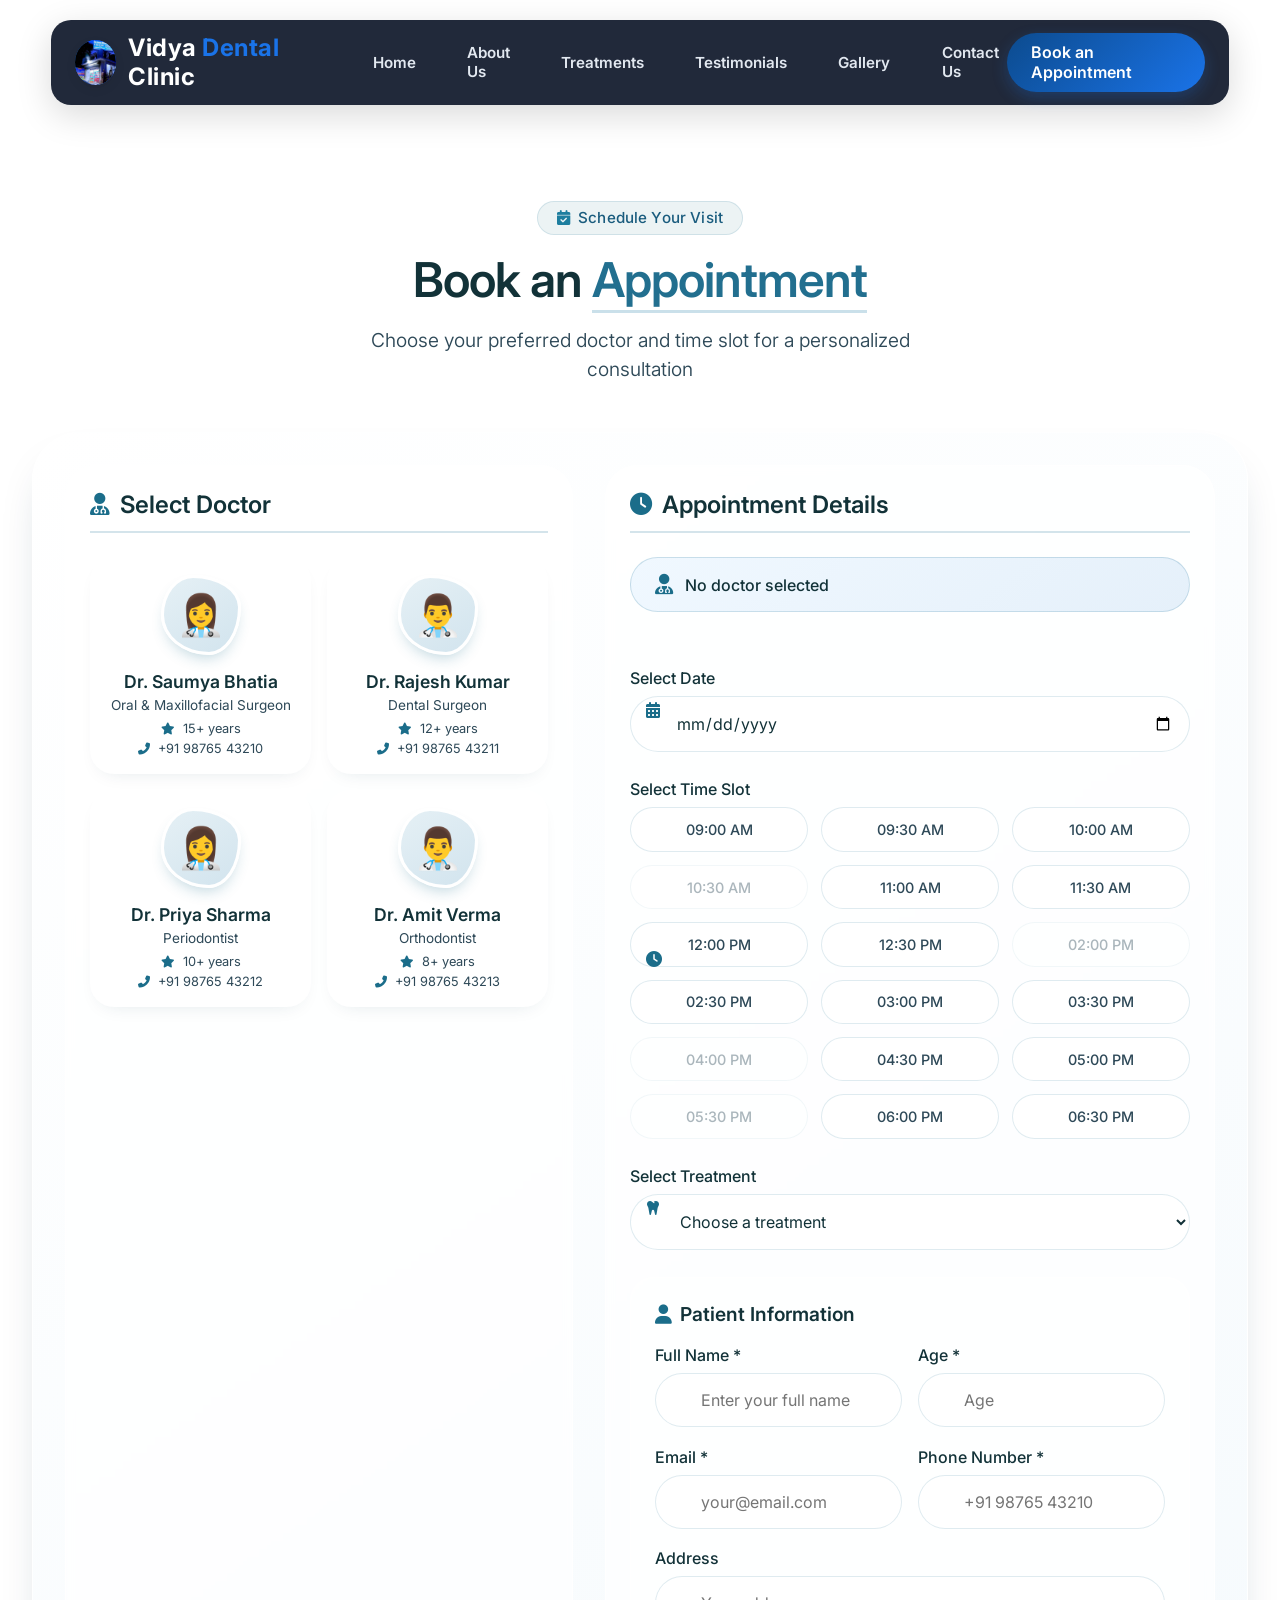
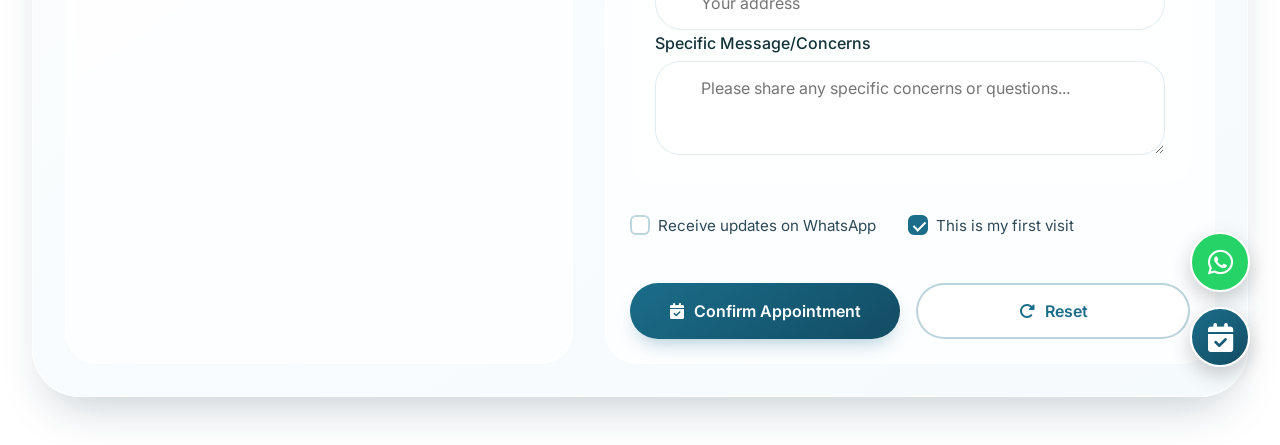
<file: appointment.html>
<!DOCTYPE html>
<html lang="en">
<head>
  <meta charset="UTF-8">
  <meta name="viewport" content="width=device-width, initial-scale=1.0">
  <title>Book Appointment | Dr. Saumya Bhatia</title>
  <!-- Fonts & Icons -->
  <link rel="preconnect" href="https://fonts.googleapis.com">
  <link rel="preconnect" href="https://fonts.gstatic.com" crossorigin>
  <link href="https://fonts.googleapis.com/css2?family=Inter:opsz,wght@14..32,300..600&display=swap" rel="stylesheet">
  <link rel="stylesheet" href="https://cdnjs.cloudflare.com/ajax/libs/font-awesome/6.0.0-beta3/css/all.min.css">
  <link href="https://fonts.googleapis.com/css2?family=Inter:opsz,wght@14..32,300..600&display=swap" rel="stylesheet">
  <link rel="stylesheet" href="https://cdnjs.cloudflare.com/ajax/libs/font-awesome/6.0.0-beta3/css/all.min.css">
  <link href="https://fonts.googleapis.com/css2?family=Inter:wght@400;500;600&display=swap" rel="stylesheet">
  <link href="https://fonts.googleapis.com/css2?family=Inter:wght@300;400;500;600;700&display=swap" rel="stylesheet">
  <link rel="stylesheet" href="https://cdnjs.cloudflare.com/ajax/libs/font-awesome/6.5.0/css/all.min.css">
  
  <!-- CSS Files -->
  <link rel="stylesheet" href="stats.css">
  <link rel="stylesheet" href="appointment.css">
</head>
<body>
  <header class="main-header">
  <style>
    
/* --- General Animations --- */
.animate-on-scroll {
    opacity: 0;
    transform: translateY(40px);
    transition: opacity 0.8s ease-out, transform 0.8s ease-out;
}

.animate-on-scroll.visible {
    opacity: 1;
    transform: translateY(0);
}



@keyframes fadeEffect {
    from {opacity: 0.4;}
    to {opacity: 1;}
}

/* --- Navigation --- */
header {
    display: flex;
    justify-content: space-between;
    align-items: center;
    padding: 1rem 5%;
    background-color: #ffffff;
    box-shadow: 0 2px 10px rgba(0,0,0,0.05);
    position: sticky;
    top: 0;
    z-index: 1000;
}

.logo {
    font-size: 1.4rem;
    font-weight: 700;
    color: #0c4b8e;
}

.nav-links {
    display: flex;
    align-items: center;
}

.nav-links a {
    text-decoration: none;
    color: var(--text-dark);
    margin-left: 2rem;
    font-weight: 500;
    font-size: 0.95rem;
    transition: color 0.3s;
}

.nav-links a:hover {
    color: #1a73e8;
}
.menu-toggle {
    display: none;
    font-size: 1.8rem;
    color: white;
    cursor: pointer;
}
.btn-header {
    width: 30%;
    background-color: #1a73e8;
    color: white;
    padding: 0.7rem 1.4rem;
    border: none;
    border-radius: 4px;
    font-weight: 600;
    cursor: pointer;
    transition: background-color 0.3s;
    margin-left: 2rem;
}

.btn-header:hover {
    background-color: #0c4b8e;
}
/* --- Premium Dark Floating Pill Header --- */
.main-header {
    display: flex;
    justify-content: space-between;
    align-items: center;
    
    /* Bulgy, Soft Pill Shape */
    padding: 0.8rem 1.5rem; 
    margin: 20px 4%; 
    border-radius: 20px; 
    
    /* The "Little Dark" Glass Effect (Deep Navy/Slate) */
    background-color: rgba(15, 23, 42, 0.92);
    backdrop-filter: blur(12px); 
    -webkit-backdrop-filter: blur(12px);
    box-shadow: 0 10px 35px rgba(0,0,0,0.15); 
    
    position: sticky;
    top: 20px; 
    z-index: 1000;
    animation: headerSlideDown 0.8s ease-out forwards;
}

@keyframes headerSlideDown {
    from { transform: translateY(-120%); opacity: 0; }
    to { transform: translateY(0); opacity: 1; }
}

/* Logo Layout */
.logo-container { display: flex; align-items: center; gap: 12px; text-decoration: none; }
.logo-img-box { width: 45px; height: 45px; background-color: #1a73e8; border-radius: 50%; display: flex; align-items: center; justify-content: center; color: white; font-size: 0.75rem; font-weight: 700; overflow: hidden; box-shadow: 0 4px 10px rgba(0,0,0,0.1); }
.logo-img-box img { width: 100%; height: 100%; object-fit: cover; }

/* White text so it pops against the dark header */
.logo-text { font-size: 1.5rem; font-weight: 700; color: #ffffff; letter-spacing: 0.5px; }
.logo-text span { color: #1a73e8; }

/* Center Navigation - Reduced Gap */
.main-header .nav-links {
    display: flex;
    align-items: center;
    gap: 0.2rem; /* Much tighter gap between items */
}

/* The visible dots */
.nav-dot { 
    color: #475569; /* Subtle dark grey dot */
    font-size: 1.2rem; 
    user-select: none; 
    margin: 0 0.3rem; 
}

.main-header .nav-item {
    text-decoration: none;
    color: #e2e8f0; /* Light grey text */
    font-weight: 600;
    font-size: 0.95rem;
    position: relative;
    padding: 0.3rem 0.5rem;
    display: inline-block; 
    transition: transform 0.3s cubic-bezier(0.175, 0.885, 0.32, 1.275), color 0.3s ease;
}

/* Hover: Scale up & turn white */
.main-header .nav-item:hover { 
    color: #ffffff; 
    transform: scale(1.12); 
}

/* Hover: Growing Underline */
.main-header .nav-item::after {
    content: ''; position: absolute; bottom: -2px; left: 0; width: 0%; height: 2px;
    background-color: #1a73e8;; transition: width 0.3s ease; border-radius: 2px;
}
.main-header .nav-item:hover::after { width: 100%; }

/* Right Action: Phone Button */
.header-actions { display: flex; align-items: center; }

.phone-btn-home {
    background: linear-gradient(135deg, #0c4b8e 0%, #1a73e8 100%);
    color: white !important;
    padding: 0.6rem 1.5rem;
    border-radius: 50px;
    font-weight: 600;
    text-decoration: none;
    display: flex;
    align-items: center;
    gap: 8px;
    position: relative;
    overflow: hidden;
    box-shadow: 0 6px 15px rgba(26, 115, 232, 0.25);
    transition: transform 0.3s ease, box-shadow 0.3s ease;
}
.phone-btn {
    background: linear-gradient(135deg, #0c4b8e 0%, #1a73e8 100%);
    color: white !important;
    padding: 0.6rem 1.5rem;
    border-radius: 50px;
    font-weight: 600;
    text-decoration: none;
    display: flex;
    align-items: center;
    gap: 8px;
    position: relative;
    overflow: hidden;
    box-shadow: 0 6px 15px rgba(26, 115, 232, 0.25);
    transition: transform 0.3s ease, box-shadow 0.3s ease;
}

.phone-btn:hover {
    transform: translateY(-2px);
    box-shadow: 0 8px 20px rgba(26, 115, 232, 0.35);
}

/* Sweeping shine effect for the phone button */
.phone-btn::before {
    content: ''; position: absolute; top: 0; left: -100%; width: 50%; height: 100%;
    background: linear-gradient(to right, rgba(255,255,255,0) 0%, rgba(255,255,255,0.3) 50%, rgba(255,255,255,0) 100%);
    transform: skewX(-25deg); animation: shineSweep 3s infinite;
}

.phone-icon { font-size: 1.1rem; }
/* --- Animated CTA Button --- */
.animated-btn {
    background: linear-gradient(135deg, #0c4b8e 0%, #1a73e8 100%);
    color: white !important;
    padding: 0.75rem 1.8rem;
    border-radius: 50px;
    font-weight: 600;
    text-decoration: none;
    display: flex;
    align-items: center;
    gap: 8px;
    position: relative;
    overflow: hidden;
    box-shadow: 0 6px 15px rgba(26, 115, 232, 0.25);
    transition: transform 0.3s ease, box-shadow 0.3s ease;
    margin-left: 1rem;
}

.animated-btn .arrow {
    transition: transform 0.3s ease;
}

/* Button lifts up and arrow slides right on hover */
.animated-btn:hover {
    transform: translateY(-2px);
    box-shadow: 0 8px 20px rgba(26, 115, 232, 0.35);
}

.animated-btn:hover .arrow {
    transform: translateX(4px);
}

/* The continuous sweeping shine effect */
.animated-btn::before {
    content: '';
    position: absolute;
    top: 0;
    left: -100%;
    width: 50%;
    height: 100%;
    background: linear-gradient(to right, rgba(255,255,255,0) 0%, rgba(255,255,255,0.3) 50%, rgba(255,255,255,0) 100%);
    transform: skewX(-25deg);
    animation: shineSweep 3s infinite; /* Shines every 3 seconds */
}

@keyframes shineSweep {
    0% { left: -100%; }
    20% { left: 200%; }
    100% { left: 200%; }
}
  </style>
    <div class="header-top">
        <a href="index.html" class="logo-container">
            <div class="logo-img-box"><img src="outside.png"></div>
            <div class="logo-text">Vidya<span> Dental </span> Clinic</div>
        </a>

        <!-- MENU ICON MUST BE HERE -->
        <div class="menu-toggle" id="menu-toggle">☰</div>
    </div>

    <!-- Navigation -->
    <nav class="nav-links" id="nav-links">
        <a href="index.html" class="nav-item">Home</a>
        <a href="index.html#about-us" class="nav-item">About Us</a>
        <a href="index.html#primary-treatments" class="nav-item">Treatments</a>
        <a href="index.html#testimonials" class="nav-item">Testimonials</a>
        <a href="index.html#gallery" class="nav-item">Gallery</a>
        <a href="index.html#contact" class="nav-item">Contact Us</a>
    </nav>

    <!-- Button always below -->
    <div class="header-actions">
        <a href="appointment.html" class="phone-btn">
            Book an Appointment
        </a>
    </div>

</header>
  <!-- APPOINTMENT PAGE CONTENT -->
  <div class="appointment-page">
    
    <!-- Page Header -->
    <div class="appointment-header">
      <div class="appointment-badge">
        <i class="fas fa-calendar-check"></i>
        <span>Schedule Your Visit</span>
      </div>
      <h1 class="appointment-title">Book an <span>Appointment</span></h1>
      <p class="appointment-subtitle">
        Choose your preferred doctor and time slot for a personalized consultation
      </p>
    </div>

    <!-- Main Appointment Container -->
    <div class="appointment-container">
      
      <!-- Left Side - Doctor Selection -->
      <div class="doctors-section">
        <h2 class="section-title">
          <i class="fas fa-user-md"></i>
          Select Doctor
        </h2>
        
        <div class="doctors-grid">
          
          <!-- Doctor 1 - Dr. Saumya Bhatia -->
          <div class="doctor-card" data-doctor-id="1">
            <div class="doctor-card-inner">
              <div class="doctor-image">
                <div class="doctor-avatar"></div>
              </div>
              <div class="doctor-info">
                <h3 class="doctor-name">Dr. Saumya Bhatia</h3>
                <p class="doctor-specialty">Oral & Maxillofacial Surgeon</p>
                <div class="doctor-details">
                  <span class="doctor-exp"><i class="fas fa-star"></i> 15+ years</span>
                  <span class="doctor-contact"><i class="fas fa-phone-alt"></i> +91 98765 43210</span>
                </div>
              </div>
              <div class="doctor-select">
                <i class="fas fa-check-circle"></i>
              </div>
            </div>
          </div>
          
          <!-- Doctor 2 - Dr. Rajesh Kumar -->
          <div class="doctor-card" data-doctor-id="2">
            <div class="doctor-card-inner">
              <div class="doctor-image">
                <div class="doctor-avatar male"></div>
              </div>
              <div class="doctor-info">
                <h3 class="doctor-name">Dr. Rajesh Kumar</h3>
                <p class="doctor-specialty">Dental Surgeon</p>
                <div class="doctor-details">
                  <span class="doctor-exp"><i class="fas fa-star"></i> 12+ years</span>
                  <span class="doctor-contact"><i class="fas fa-phone-alt"></i> +91 98765 43211</span>
                </div>
              </div>
              <div class="doctor-select">
                <i class="fas fa-check-circle"></i>
              </div>
            </div>
          </div>
          
          <!-- Doctor 3 - Dr. Priya Sharma -->
          <div class="doctor-card" data-doctor-id="3">
            <div class="doctor-card-inner">
              <div class="doctor-image">
                <div class="doctor-avatar female"></div>
              </div>
              <div class="doctor-info">
                <h3 class="doctor-name">Dr. Priya Sharma</h3>
                <p class="doctor-specialty">Periodontist</p>
                <div class="doctor-details">
                  <span class="doctor-exp"><i class="fas fa-star"></i> 10+ years</span>
                  <span class="doctor-contact"><i class="fas fa-phone-alt"></i> +91 98765 43212</span>
                </div>
              </div>
              <div class="doctor-select">
                <i class="fas fa-check-circle"></i>
              </div>
            </div>
          </div>
          
          <!-- Doctor 4 - Dr. Amit Verma -->
          <div class="doctor-card" data-doctor-id="4">
            <div class="doctor-card-inner">
              <div class="doctor-image">
                <div class="doctor-avatar male"></div>
              </div>
              <div class="doctor-info">
                <h3 class="doctor-name">Dr. Amit Verma</h3>
                <p class="doctor-specialty">Orthodontist</p>
                <div class="doctor-details">
                  <span class="doctor-exp"><i class="fas fa-star"></i> 8+ years</span>
                  <span class="doctor-contact"><i class="fas fa-phone-alt"></i> +91 98765 43213</span>
                </div>
              </div>
              <div class="doctor-select">
                <i class="fas fa-check-circle"></i>
              </div>
            </div>
          </div>
          
        </div>
      </div>
      
      <!-- Right Side - Booking Form -->
      <div class="booking-section">
        <h2 class="section-title">
          <i class="fas fa-clock"></i>
          Appointment Details
        </h2>
        
        <form id="appointmentForm" class="booking-form">
          
          <!-- Selected Doctor Display -->
          <div class="selected-doctor-display" id="selectedDoctorDisplay">
            <i class="fas fa-user-md"></i>
            <span>No doctor selected</span>
          </div>
          
          <!-- Date Selection -->
          <div class="form-group">
            <label for="appointmentDate">
              <i class="fas fa-calendar-alt"></i>
              Select Date
            </label>
            <input type="date" id="appointmentDate" class="form-control" min="2026-03-07" required>
          </div>
          
          <!-- Time Slot Selection -->
          <div class="form-group">
            <label>
              <i class="fas fa-clock"></i>
              Select Time Slot
            </label>
            <div class="time-slots" id="timeSlots">
              <!-- Time slots will be populated by JavaScript -->
            </div>
          </div>
          
          <!-- Treatment Selection -->
          <div class="form-group">
            <label for="treatment">
              <i class="fas fa-tooth"></i>
              Select Treatment
            </label>
            <select id="treatment" class="form-control" required>
              <option value="" disabled selected>Choose a treatment</option>
              <option value="dental-implants">Dental Implants</option>
              <option value="wisdom-teeth">Wisdom Teeth Removal</option>
              <option value="jaw-surgery">Jaw Surgery</option>
              <option value="root-canal">Root Canal Treatment</option>
              <option value="teeth-whitening">Teeth Whitening</option>
              <option value="braces">Braces/Orthodontics</option>
              <option value="gum-treatment">Gum Disease Treatment</option>
              <option value="consultation">General Consultation</option>
            </select>
          </div>
          
          <!-- Patient Information -->
          <div class="patient-info-section">
            <h3 class="subsection-title">
              <i class="fas fa-user"></i>
              Patient Information
            </h3>
            
            <div class="form-row">
              <div class="form-group">
                <label for="patientName">Full Name *</label>
                <input type="text" id="patientName" class="form-control" placeholder="Enter your full name" required>
              </div>
              
              <div class="form-group">
                <label for="patientAge">Age *</label>
                <input type="number" id="patientAge" class="form-control" placeholder="Age" min="1" max="120" required>
              </div>
            </div>
            
            <div class="form-row">
              <div class="form-group">
                <label for="patientEmail">Email *</label>
                <input type="email" id="patientEmail" class="form-control" placeholder="your@email.com" required>
              </div>
              
              <div class="form-group">
                <label for="patientPhone">Phone Number *</label>
                <input type="tel" id="patientPhone" class="form-control" placeholder="+91 98765 43210" required>
              </div>
            </div>
            
            <div class="form-group">
              <label for="patientAddress">Address</label>
              <input type="text" id="patientAddress" class="form-control" placeholder="Your address">
            </div>
            
            <div class="form-group">
              <label for="patientMessage">Specific Message/Concerns</label>
              <textarea id="patientMessage" class="form-control" rows="3" placeholder="Please share any specific concerns or questions..."></textarea>
            </div>
          </div>
          
          <!-- Additional Options -->
          <div class="form-options">
            <label class="checkbox-label">
              <input type="checkbox" id="whatsappUpdates">
              <span class="checkbox-custom"></span>
              Receive updates on WhatsApp
            </label>
            
            <label class="checkbox-label">
              <input type="checkbox" id="firstVisit" checked>
              <span class="checkbox-custom"></span>
              This is my first visit
            </label>
          </div>
          
          <!-- Submit Button -->
          <div class="form-actions">
            <button type="submit" class="submit-btn">
              <i class="fas fa-calendar-check"></i>
              Confirm Appointment
            </button>
            <button type="button" class="reset-btn" id="resetForm">
              <i class="fas fa-redo-alt"></i>
              Reset
            </button>
          </div>
          
        </form>
      </div>
      
    </div>
    
   <!-- FLOATING ACTION BUTTONS -->
<div class="floating-buttons">
  <a href="https://api.whatsapp.com/send/?phone=919555998900&text&type=phone_number&app_absent=0" class="floating-btn whatsapp-float" target="_blank">
    <i class="fab fa-whatsapp"></i>
    <span class="floating-tooltip">Chat on WhatsApp</span>
  </a>
  <a href="appointment.html" class="floating-btn book-float">
    <i class="fas fa-calendar-check"></i>
    <span class="floating-tooltip">Book Appointment</span>
  </a>
</div>
<script>
const menuToggle = document.getElementById("menu-toggle");
const navLinks = document.getElementById("nav-links");

menuToggle.addEventListener("click", function() {
    navLinks.classList.toggle("active");
});

document.getElementById("menu-toggle").addEventListener("click", function() {
    document.getElementById("nav-links").classList.toggle("active");
});
document.addEventListener("DOMContentLoaded", function() {

    const menuBtn = document.getElementById("menu-toggle");
    const navMenu = document.getElementById("nav-links");

    menuBtn.addEventListener("click", function() {
        navMenu.classList.toggle("active");
    });

});
</script>

  <!-- JavaScript Files -->
  <script src="stats.js"></script>
  <script src="appointment.js"></script>
</body>
</html>
</file>
<file: stats.css>
*{
margin:0;
padding:0;
box-sizing:border-box;
font-family:'Inter',sans-serif;
}
html,body{
width:100%;
overflow-x:hidden;
}

.stats-section {
  max-width: 1280px;
  margin: -1rem auto 4rem auto;  /* Negative margin pulls it up to connect */
  padding: 0 1.5rem;
  font-family: 'Inter', system-ui, -apple-system, sans-serif;
  position: relative;
  z-index: 2;
}

.stats-grid {
  display: flex;
  flex-wrap: wrap;
  justify-content: space-between;
  align-items: center;
  gap: 2rem 1.5rem;
  background: white;
  border-radius: 2rem;
  padding: 2.5rem 2.5rem;
  box-shadow: 0 25px 40px -18px rgba(18, 52, 77, 0.25);
  border: 1px solid rgba(255, 255, 255, 0.9);
  position: relative;
  transform: translateY(-10px);  /* Creates overlap effect */
  transition: box-shadow 0.3s ease, transform 0.3s ease;
}

.stats-grid:hover {
  box-shadow: 0 30px 45px -15px rgba(26, 82, 108, 0.3);
}

/* Add connecting gradient line */
.stats-grid::before {
  content: '';
  position: absolute;
  top: -20px;
  left: 10%;
  width: 80%;
  height: 20px;
  background: linear-gradient(to bottom, rgba(255,255,255,0) 0%, rgba(248,252,255,0.8) 50%, white 100%);
  pointer-events: none;
  z-index: -1;
}

/* individual stat card */
.stat-card {
  flex: 1 1 180px;
  min-width: 160px;
  text-align: center;
  padding: 1.8rem 1rem;
  border-radius: 1.8rem;
  background: linear-gradient(145deg, #f8fcff, #f0f6fa);
  transition: all 0.3s cubic-bezier(0.2, 0.9, 0.3, 1.1);
  border: 1px solid rgba(255, 255, 255, 0.8);
  position: relative;
  overflow: hidden;
  box-shadow: 0 8px 20px -12px rgba(18, 52, 77, 0.15);
}

.stat-card::before {
  content: '';
  position: absolute;
  top: 0;
  left: -100%;
  width: 100%;
  height: 100%;
  background: linear-gradient(90deg, transparent, rgba(255,255,255,0.6), transparent);
  transition: left 0.6s ease;
  pointer-events: none;
}

.stat-card:hover {
  transform: translateY(-6px) scale(1.02);
  background: white;
  border-color: rgba(42, 121, 154, 0.3);
  box-shadow: 0 20px 25px -12px rgba(31, 95, 122, 0.25);
}

.stat-card:hover::before {
  left: 100%;
}

/* stat number */
.stat-number {
  font-size: clamp(2.5rem, 5vw, 3.8rem);
  font-weight: 650;
  line-height: 1.1;
  color: #1b6d8a;
  letter-spacing: -0.02em;
  margin-bottom: 0.3rem;
  transition: all 0.2s;
  display: inline-block;
  position: relative;
}

.stat-card:hover .stat-number {
  color: #0f5e7c;
  text-shadow: 0 5px 12px rgba(36, 122, 161, 0.15);
}

/* plus signs */
.stat-number[data-target="15"]::after,
.stat-number[data-target="2000"]::after,
.stat-number[data-target="500"]::after,
.stat-number[data-target="10"]::after {
  content: '+';
  font-size: 2rem;
  font-weight: 600;
  margin-left: 3px;
  color: #2e829c;
  display: inline-block;
  transition: transform 0.2s;
}

.stat-card:hover .stat-number::after {
  color: #1f7a9c;
  transform: translateX(3px);
}

/* stat label */
.stat-label {
  font-size: 1.1rem;
  font-weight: 500;
  color: #1e4d62;
  margin-bottom: 1rem;
  letter-spacing: 0.01em;
  transition: color 0.2s;
}

.stat-card:hover .stat-label {
  color: #0f4057;
}

/* stat icon */
.stat-icon {
  display: inline-flex;
  align-items: center;
  justify-content: center;
  width: 52px;
  height: 52px;
  background: white;
  border-radius: 50%;
  margin: 0 auto;
  transition: all 0.3s ease;
  border: 1px solid rgba(42, 121, 154, 0.15);
  box-shadow: 0 6px 12px -6px rgba(31, 95, 122, 0.2);
}

.stat-icon i {
  font-size: 1.6rem;
  color: #1b6d8a;
  transition: all 0.3s;
}

.stat-card:hover .stat-icon {
  background: #1b6d8a;
  transform: scale(1.1) rotate(5deg);
  border-color: transparent;
  box-shadow: 0 10px 18px -8px #1b6d8a;
}

.stat-card:hover .stat-icon i {
  color: white;
  transform: scale(1.1);
}

/* responsive */
@media (max-width: 750px) {
  .stats-section {
    margin-top: 0;  /* Reset negative margin on mobile */
    padding: 0 1rem;
  }
  
  .stats-grid {
    padding: 2rem 1.5rem;
    gap: 1.5rem;
    border-radius: 1.8rem;
    transform: translateY(0);  /* Remove overlap on mobile */
  }
  
  .stats-grid::before {
    display: none;  /* Hide gradient line on mobile */
  }
  
  .stat-card {
    min-width: 140px;
    padding: 1.5rem 0.8rem;
  }
  
  .stat-number {
    font-size: 2.5rem;
  }
  
  .stat-number::after {
    font-size: 1.5rem;
  }
  
  .stat-label {
    font-size: 1rem;
  }
  
  .stat-icon {
    width: 46px;
    height: 46px;
  }
  
  .stat-icon i {
    font-size: 1.4rem;
  }
}

@media (max-width: 450px) {
  .stats-section {
    padding: 0 0.8rem;
  }
  
  .stats-grid {
    padding: 1.5rem 1rem;
  }
  
  .stat-card {
    flex: 1 1 100%;
    max-width: 220px;
    margin: 0 auto;
  }
}
/* ========== about-section.css ========== */
/* About section - connects hero and stats */

.about-section {
  max-width: 1280px;
  margin: 1rem auto 2rem auto;
  padding: 0 1.5rem;
  font-family: 'Inter', system-ui, -apple-system, sans-serif;
  position: relative;
  z-index: 2;
}

.about-container {
  display: flex;
  flex-wrap: wrap;
  align-items: center;
  gap: 3rem 2.5rem;
  background: linear-gradient(135deg, #ffffff 0%, #f5fafd 100%);
  border-radius: 2.5rem;
  padding: 3rem 3rem;
  box-shadow: 0 25px 40px -18px rgba(18, 52, 77, 0.2);
  border: 1px solid rgba(255, 255, 255, 0.9);
  transition: all 0.3s ease;
}

.about-container:hover {
  box-shadow: 0 30px 50px -18px rgba(26, 82, 108, 0.3);
}

/* Left side - Image */
.about-image-wrapper {
  flex: 0 0 300px;
  min-width: 250px;
  display: flex;
  flex-direction: column;
  align-items: center;
  gap: 1.2rem;
}

.about-image-frame {
  background: linear-gradient(145deg, #e5f0f5, #d2e4ee);
  border-radius: 40% 60% 40% 60% / 50% 40% 60% 50%;
  padding: 0.8rem;
  box-shadow: 0 30px 30px -15px rgba(31, 83, 105, 0.3);
  border: 2px solid rgba(255,255,255,0.8);
  width: 100%;
  max-width: 300px;
  transition: all 0.4s ease;
}

.about-image-frame:hover {
  border-radius: 45% 55% 45% 55% / 50% 45% 55% 50%;
  box-shadow: 0 35px 35px -15px #1d607b;
  transform: scale(1.02);
}

.about-doctor-img {
  display: block;
  width: 100%;
  height: 400px;
  aspect-ratio: 1 / 1.1;
  background: linear-gradient(145deg, #c5dbe8, #d7ecf5);
  border-radius: 40% 60% 40% 60% / 50% 40% 60% 50%;
  position: relative;
  color: #19556b;
  background-image: url("main.png");
  background-size: cover;
  background-position: center;
  background-repeat: no-repeat;
  transition: all 0.3s;
}

.about-doctor-img::before {
  font-size: 6rem;
  line-height: 1;
  filter: drop-shadow(2px 8px 12px rgba(35, 85, 110, 0.2));
  margin-bottom: 0.5rem;
  transition: all 0.2s;
}

.about-doctor-img:hover::before {
  filter: drop-shadow(4px 12px 16px rgba(26, 80, 105, 0.3));
  transform: scale(1.02);
}

.about-doctor-img::after {
  content: "Dr. Kushboo Agarwal";
  position: absolute;
  bottom: 12px;
  left: 0;
  right: 0;
  text-align: center;
  font-weight: 550;
  font-size: 1.2rem;
  color: #113946;
  background: rgba(255, 255, 255, 0.7);
  backdrop-filter: blur(4px);
  padding: 0.5rem 1rem;
  width: fit-content;
  margin: 0 auto;
  border-radius: 60px;
  white-space: nowrap;
  border: 1px solid white;
  letter-spacing: 0.3px;
  transition: all 0.2s;
}

.about-doctor-img:hover::after {
  background: rgba(255, 255, 255, 0.9);
  color: #09303e;
  letter-spacing: 0.5px;
}

.about-specialty-badge {
  background: rgba(255, 255, 255, 0.7);
  backdrop-filter: blur(8px);
  padding: 0.5rem 1.5rem;
  border-radius: 60px;
  font-weight: 500;
  color: #184e67;
  font-size: 1rem;
  display: inline-flex;
  align-items: center;
  gap: 8px;
  border: 1px solid rgba(120, 180, 210, 0.3);
  transition: all 0.2s;
}

.about-specialty-badge i {
  color: #1d7e9f;
  transition: transform 0.2s;
}

.about-specialty-badge:hover {
  background: rgba(255, 255, 255, 0.95);
  transform: translateY(-2px);
  border-color: rgba(44, 130, 170, 0.6);
}

.about-specialty-badge:hover i {
  transform: rotate(8deg) scale(1.1);
}

/* Right side - Content */
.about-content {
  flex: 1 1 500px;
}

.about-badge {
  display: inline-flex;
  align-items: center;
  background: rgba(20, 98, 120, 0.08);
  color: #1a5c7e;
  font-weight: 500;
  font-size: 0.95rem;
  padding: 0.4rem 1.2rem;
  border-radius: 40px;
  letter-spacing: 0.01em;
  margin-bottom: 1.2rem;
  border: 1px solid rgba(42, 121, 154, 0.15);
  backdrop-filter: blur(2px);
  transition: all 0.2s;
}

.about-badge:hover {
  background: rgba(30, 112, 148, 0.15);
  transform: scale(1.02) translateY(-1px);
  border-color: rgba(42, 121, 154, 0.3);
}

.about-badge i {
  margin-right: 6px;
  color: #1d7e9f;
}

.about-title {
  font-size: clamp(2.2rem, 4vw, 3rem);
  font-weight: 600;
  line-height: 1.2;
  letter-spacing: -0.02em;
  color: #123238;
  margin: 0 0 0.8rem 0;
  transition: color 0.2s;
}

.about-title:hover {
  color: #1b6d8f;
}

.about-description {
  font-size: 1.1rem;
  line-height: 1.6;
  color: #2e4958;
  margin-bottom: 1.2rem;
  font-weight: 350;
  transition: color 0.2s;
}

.about-description.second {
  margin-bottom: 2rem;
}

.about-description:hover {
  color: #1e3e4f;
}

/* Credentials */
.about-credentials {
  display: flex;
  flex-direction: column;
  gap: 0.8rem;
  margin-bottom: 2.2rem;
  background: rgba(255, 255, 255, 0.5);
  padding: 1.5rem 1.8rem;
  border-radius: 1.8rem;
  backdrop-filter: blur(4px);
  border: 1px solid rgba(255, 255, 255, 0.6);
}

.credential-item {
  display: flex;
  align-items: center;
  gap: 1rem;
  font-size: 1rem;
  color: #1b4b61;
  font-weight: 450;
  transition: all 0.2s;
}

.credential-item:hover {
  transform: translateX(5px);
  color: #0f4057;
}

.credential-item i {
  font-size: 1.2rem;
  color: #2e829c;
  background: rgba(255, 255, 255, 0.7);
  border-radius: 50%;
  width: 32px;
  height: 32px;
  display: inline-flex;
  align-items: center;
  justify-content: center;
  box-shadow: 0 4px 8px rgba(0, 30, 40, 0.04);
  transition: all 0.2s;
}

.credential-item:hover i {
  background: white;
  color: #1f7a9c;
  transform: scale(1.12);
  box-shadow: 0 8px 14px -6px rgba(30, 100, 130, 0.25);
}

/* CTA Buttons */
.about-cta {
  display: flex;
  flex-wrap: wrap;
  align-items: center;
  gap: 1.2rem;
}

.about-btn-primary {
  background: #1b6d8a;
  color: white;
  border: none;
  padding: 1rem 2rem;
  border-radius: 50px;
  font-weight: 550;
  font-size: 1.1rem;
  display: inline-flex;
  align-items: center;
  gap: 12px;
  box-shadow: 0 10px 18px -8px rgba(24, 98, 120, 0.4);
  transition: all 0.25s cubic-bezier(0.2, 0.9, 0.3, 1.1);
  text-decoration: none;
  border: 1px solid rgba(255, 255, 255, 0.2);
  letter-spacing: 0.3px;
  cursor: pointer;
}

.about-btn-primary i {
  font-size: 1.1rem;
  transition: transform 0.2s;
}

.about-btn-primary:hover {
  background: #0f5e7c;
  box-shadow: 0 18px 25px -10px #145d7a;
  transform: scale(1.02) translateY(-2px);
}

.about-btn-primary:hover i {
  transform: translateX(3px) rotate(5deg);
}

.about-btn-outline {
  background: transparent;
  border: 1.5px solid #29738f;
  color: #1a5c74;
  padding: 0.9rem 2rem;
  border-radius: 50px;
  font-weight: 520;
  font-size: 1.05rem;
  display: inline-flex;
  align-items: center;
  gap: 10px;
  transition: all 0.2s ease;
  text-decoration: none;
  backdrop-filter: blur(4px);
}

.about-btn-outline i {
  font-size: 1rem;
  transition: transform 0.2s;
}

.about-btn-outline:hover {
  background: rgba(42, 111, 140, 0.08);
  border-color: #1a75a0;
  transform: scale(1.01) translateY(-1px);
  box-shadow: 0 8px 14px -8px #1a5c7e55;
}

.about-btn-outline:hover i {
  transform: translateY(-1px) scale(1.1);
  color: #1a6c8f;
}

/* Responsive */
@media (max-width: 850px) {
  .about-container {
    padding: 2.5rem 2rem;
    text-align: center;
    justify-content: center;
  }
  
  .about-content {
    text-align: center;
  }
  
  .about-badge {
    margin-left: auto;
    margin-right: auto;
  }
  
  .about-credentials {
    align-items: flex-start;
    text-align: left;
  }
  
  .about-cta {
    justify-content: center;
  }
}

@media (max-width: 550px) {
  .about-section {
    padding: 0 1rem;
  }
  
  .about-container {
    padding: 2rem 1.5rem;
    border-radius: 2rem;
  }
  
  .about-credentials {
    padding: 1.2rem;
  }
  
  .about-btn-primary, .about-btn-outline {
    width: 100%;
    justify-content: center;
  }
  
  .about-doctor-img::after {
    font-size: 1rem;
    white-space: normal;
    width: 90%;
  }
}
/* ========== treatments-section.css ========== */
/* Primary treatments with hover effects */

.treatments-section {
  max-width: 1280px;
  margin: 3rem auto 3rem auto;
  padding: 0 1.5rem;
  font-family: 'Inter', system-ui, -apple-system, sans-serif;
}

/* Header */
.treatments-header {
  text-align: center;
  margin-bottom: 3rem;
}

.treatments-badge {
  display: inline-flex;
  align-items: center;
  background: rgba(20, 98, 120, 0.08);
  color: #1a5c7e;
  font-weight: 500;
  font-size: 0.95rem;
  padding: 0.4rem 1.2rem;
  border-radius: 40px;
  letter-spacing: 0.01em;
  margin-bottom: 1rem;
  border: 1px solid rgba(42, 121, 154, 0.15);
  backdrop-filter: blur(2px);
  transition: all 0.2s;
}

.treatments-badge:hover {
  background: rgba(30, 112, 148, 0.15);
  transform: scale(1.02) translateY(-1px);
  border-color: rgba(42, 121, 154, 0.3);
}

.treatments-badge i {
  margin-right: 8px;
  color: #1d7e9f;
}

.treatments-title {
  font-size: clamp(2.2rem, 4vw, 3rem);
  font-weight: 600;
  line-height: 1.2;
  letter-spacing: -0.02em;
  color: #123238;
  margin: 0 0 0.8rem 0;
}

.treatments-title span {
  color: #226f8f;
  border-bottom: 3px solid rgba(44, 130, 170, 0.25);
  display: inline-block;
  padding-bottom: 2px;
  transition: border-color 0.2s, color 0.2s;
}

.treatments-title:hover span {
  border-bottom-color: rgba(33, 112, 153, 0.6);
  color: #1b6d8f;
}

.treatments-subtitle {
  font-size: 1.2rem;
  line-height: 1.5;
  color: #2e4958;
  max-width: 600px;
  margin: 0 auto;
  font-weight: 350;
}

/* Grid */
.treatments-grid {
  display: grid;
  grid-template-columns: repeat(3, 1fr);
  gap: 2rem;
  margin-bottom: 3rem;
}

/* Treatment Card */
.treatment-card {
  border-radius: 2rem;
  overflow: hidden;
  background: linear-gradient(145deg, #f8fcff, #f0f6fa);
  box-shadow: 0 15px 30px -12px rgba(18, 52, 77, 0.15);
  transition: all 0.3s cubic-bezier(0.2, 0.9, 0.3, 1.1);
  border: 1px solid rgba(255, 255, 255, 0.8);
  aspect-ratio: 1 / 1.1;
  position: relative;
}

.treatment-card:hover {
  transform: translateY(-10px) scale(1.02);
  box-shadow: 0 25px 40px -15px #7c7c7c;
}

.treatment-image {
  width: 100%;
  height: 100%;
  background-size: cover;
  background-position: center;
  position: relative;
  transition: transform 0.5s ease;
}

.treatment-card:hover .treatment-image {
  transform: scale(1.05);
}

/* Overlay - becomes visible on hover */
.treatment-overlay {
  position: absolute;
  top: 0;
  left: 0;
  width: 100%;
  height: 100%;
  background: rgba(18, 50, 60, 0.85);
  backdrop-filter: blur(2px);
  display: flex;
  align-items: center;
  justify-content: center;
  opacity: 0;
  transition: opacity 0.4s ease;
  padding: 1.5rem;
}

.treatment-card:hover .treatment-overlay {
  opacity: 1;
}

/* On hover, image visibility decreases via the overlay */
.treatment-card:hover .treatment-image {
  filter: brightness(0.7);
}

.treatment-content {
  text-align: center;
  color: white;
  transform: translateY(20px);
  transition: transform 0.4s ease;
  width: 100%;
  padding: 0 1rem;  /* ADD THIS - adds padding on both sides */
  box-sizing: border-box;  /* ADD THIS - ensures padding is included in width */
  word-wrap: break-word;
}

.treatment-card:hover .treatment-content {
  transform: translateY(0);
}

.treatment-name {
  font-size: 1.5rem;
  font-weight: 600;
  margin-bottom: 0.8rem;
  padding-right: 10px;
  color: white;
  border-bottom: 2px solid rgba(246, 241, 241, 0.3);
  padding-bottom: 0.5rem;
  display: inline-block;
  transition: all 0.3s;
    max-width: 100%;  /* ADD THIS */

}

/* Title moves up on hover */
.treatment-card:hover .treatment-name {
  transform: translateY(-5px);
  border-bottom-color: #4fc3ff;
}

.treatment-desc {
  font-size: 1rem;
  line-height: 1.5;
  margin-bottom: 1.2rem;
  color: rgba(255, 255, 255, 0.9);
  opacity: 0;
  transform: translateY(10px);
  transition: opacity 0.4s ease 0.1s, transform 0.4s ease 0.1s;
  max-width: 100%;  /* ADD THIS */
  padding: 0.5rem 3.5rem;  /* ADD THIS - extra padding for text */
  box-sizing: border-box;
}

.treatment-card:hover .treatment-desc {
  opacity: 1;
  transform: translateY(0);
}

.treatment-link {
  display: inline-flex;
  align-items: center;
  gap: 8px;
  color: #4fc3ff;
  font-weight: 500;
  font-size: 1rem;
  padding: 0.5rem 1rem;
  border-radius: 30px;
  background: rgba(255, 255, 255, 0.1);
  backdrop-filter: blur(4px);
  border: 1px solid rgba(255, 255, 255, 0.2);
  transition: all 0.3s;
  opacity: 0;
  transform: translateY(10px);
  transition: opacity 0.4s ease 0.2s, transform 0.4s ease 0.2s, background 0.3s;
}

.treatment-card:hover .treatment-link {
  opacity: 1;
  transform: translateY(0);
}

.treatment-link:hover {
  background: rgba(79, 195, 255, 0.2);
  border-color: #4fc3ff;
  gap: 12px;
}

.treatment-link i {
  font-size: 0.9rem;
  transition: transform 0.2s;
}

.treatment-link:hover i {
  transform: translateX(4px);
}
/* Additional fix for mobile devices */
@media (max-width: 550px) {
  .treatment-content {
    padding: 0 1.5rem;  /* More padding on mobile */
  }
  
  .treatment-desc {
    font-size: 0.95rem;  /* Slightly smaller on mobile */
    padding: 0 0.8rem;
  }
}
/* Footer */
.treatments-footer {
  text-align: center;
}

.treatments-btn-outline {
  display: inline-flex;
  align-items: center;
  gap: 12px;
  background: transparent;
  border: 2px solid #29738f;
  color: #1a5c74;
  padding: 1rem 2.5rem;
  border-radius: 50px;
  font-weight: 600;
  font-size: 1.1rem;
  transition: all 0.3s ease;
  text-decoration: none;
  backdrop-filter: blur(4px);
}

.treatments-btn-outline i {
  transition: transform 0.3s;
}

.treatments-btn-outline:hover {
  background: rgba(42, 111, 140, 0.08);
  border-color: #1a75a0;
  transform: translateY(-3px);
  box-shadow: 0 15px 25px -12px #1a5c7e;
  gap: 16px;
}

.treatments-btn-outline:hover i {
  transform: translateX(5px);
}

/* Responsive */
@media (max-width: 900px) {
  .treatments-grid {
    grid-template-columns: repeat(2, 1fr);
    gap: 1.5rem;
  }
}

@media (max-width: 550px) {
  .treatments-grid {
    grid-template-columns: 1fr;
    max-width: 350px;
    margin-left: auto;
    margin-right: auto;
  }
  
  .treatments-section {
    padding: 0 1rem;
  }
  
  .treatments-btn-outline {
    width: 100%;
    justify-content: center;
  }
}
/* ========== features-section.css ========== */
/* Features section with icons and hover effects */

.features-section {
  max-width: 1280px;
  margin: 3rem auto 3rem auto;
  padding: 0 1.5rem;
  font-family: 'Inter', system-ui, -apple-system, sans-serif;
}

/* Header */
.features-header {
  text-align: center;
  margin-bottom: 3rem;
}

.features-badge {
  display: inline-flex;
  align-items: center;
  background: rgba(20, 98, 120, 0.08);
  color: #1a5c7e;
  font-weight: 500;
  font-size: 0.95rem;
  padding: 0.4rem 1.2rem;
  border-radius: 40px;
  letter-spacing: 0.01em;
  margin-bottom: 1rem;
  border: 1px solid rgba(42, 121, 154, 0.15);
  backdrop-filter: blur(2px);
  transition: all 0.2s;
}

.features-badge:hover {
  background: rgba(30, 112, 148, 0.15);
  transform: scale(1.02) translateY(-1px);
  border-color: rgba(42, 121, 154, 0.3);
}

.features-badge i {
  margin-right: 8px;
  color: #1d7e9f;
}

.features-title {
  font-size: clamp(2.2rem, 4vw, 3rem);
  font-weight: 600;
  line-height: 1.2;
  letter-spacing: -0.02em;
  color: #123238;
  margin: 0 0 0.8rem 0;
}

.features-title span {
  color: #226f8f;
  border-bottom: 3px solid rgba(44, 130, 170, 0.25);
  display: inline-block;
  padding-bottom: 2px;
  transition: border-color 0.2s, color 0.2s;
}

.features-title:hover span {
  border-bottom-color: rgba(33, 112, 153, 0.6);
  color: #1b6d8f;
}

.features-subtitle {
  font-size: 1.2rem;
  line-height: 1.5;
  color: #2e4958;
  max-width: 600px;
  margin: 0 auto;
  font-weight: 350;
}

/* Grid */
.features-grid {
  display: grid;
  grid-template-columns: repeat(3, 1fr);
  gap: 2rem;
  margin-bottom: 3rem;
}

/* Feature Card */
.feature-card {
  background: linear-gradient(145deg, #ffffff, #f5fafd);
  border-radius: 2rem;
  padding: 2.5rem 2rem;
  text-align: center;
  box-shadow: 0 15px 30px -12px rgba(18, 52, 77, 0.1);
  border: 1px solid rgba(255, 255, 255, 0.9);
  transition: all 0.3s cubic-bezier(0.2, 0.9, 0.3, 1.1);
  position: relative;
  overflow: hidden;
}

.feature-card::before {
  content: '';
  position: absolute;
  top: 0;
  left: -100%;
  width: 100%;
  height: 100%;
  background: linear-gradient(90deg, transparent, rgba(255,255,255,0.4), transparent);
  transition: left 0.6s ease;
  pointer-events: none;
}

.feature-card:hover {
  transform: translateY(-10px);
  box-shadow: 0 25px 40px -15px rgba(31, 95, 122, 0.3);
  background: white;
}

.feature-card:hover::before {
  left: 100%;
}

/* Icon Wrapper */
.feature-icon-wrapper {
  position: relative;
  width: 80px;
  height: 80px;
  margin: 0 auto 1.8rem;
  display: flex;
  align-items: center;
  justify-content: center;
}

.feature-icon {
  width: 70px;
  height: 70px;
  background: linear-gradient(145deg, #e5f0f5, #d2e4ee);
  border-radius: 30% 70% 50% 50% / 40% 40% 60% 60%;
  display: flex;
  align-items: center;
  justify-content: center;
  position: relative;
  z-index: 2;
  transition: all 0.3s ease;
  border: 2px solid rgba(255, 255, 255, 0.8);
  box-shadow: 0 10px 20px -8px rgba(31, 83, 105, 0.3);
}

.feature-icon i {
  font-size: 2.2rem;
  color: #1b6d8a;
  transition: all 0.3s ease;
}

.feature-card:hover .feature-icon {
  background: linear-gradient(145deg, #1b6d8a, #124c63);
  transform: scale(1.1) rotate(5deg);
  border-radius: 40% 60% 40% 60% / 50% 40% 60% 50%;
}

.feature-card:hover .feature-icon i {
  color: white;
  transform: scale(1.1);
}

.feature-icon-glow {
  position: absolute;
  width: 100%;
  height: 100%;
  background: radial-gradient(circle at center, rgba(79, 195, 255, 0.4), transparent 70%);
  border-radius: 50%;
  opacity: 0;
  transition: opacity 0.3s ease;
  z-index: 1;
}

.feature-card:hover .feature-icon-glow {
  opacity: 1;
  animation: pulse 1.5s infinite;
}

@keyframes pulse {
  0% { transform: scale(0.9); opacity: 0.4; }
  50% { transform: scale(1.2); opacity: 0.2; }
  100% { transform: scale(0.9); opacity: 0.4; }
}

/* Feature Title */
.feature-title {
  font-size: 1.5rem;
  font-weight: 600;
  color: #123238;
  margin-bottom: 1rem;
  transition: all 0.3s ease;
  position: relative;
  display: inline-block;
}

.feature-card:hover .feature-title {
  color: #1b6d8a;
  transform: translateY(-2px);
}

.feature-title::after {
  content: '';
  position: absolute;
  bottom: -5px;
  left: 50%;
  transform: translateX(-50%);
  width: 0;
  height: 2px;
  background: #1b6d8a;
  transition: width 0.3s ease;
}

.feature-card:hover .feature-title::after {
  width: 50px;
}

/* Feature Description */
.feature-description {
  font-size: 1rem;
  line-height: 1.6;
  color: #2e4958;
  margin-bottom: 1.5rem;
  transition: all 0.3s ease;
  padding: 0 0.5rem;
}

.feature-card:hover .feature-description {
  color: #1e3e4f;
}

/* Feature Line */
.feature-line {
  width: 40px;
  height: 3px;
  background: linear-gradient(90deg, #1b6d8a, #4fc3ff);
  margin: 0 auto;
  border-radius: 2px;
  transition: all 0.3s ease;
}

.feature-card:hover .feature-line {
  width: 80px;
  background: linear-gradient(90deg, #4fc3ff, #1b6d8a);
}

/* Footer Stats */
.features-footer {
  margin-top: 2rem;
}

.features-stats {
  display: flex;
  align-items: center;
  justify-content: center;
  gap: 2rem;
  flex-wrap: wrap;
  background: linear-gradient(145deg, #f8fcff, #f0f6fa);
  border-radius: 4rem;
  padding: 1.5rem 2.5rem;
  border: 1px solid rgba(255, 255, 255, 0.8);
  box-shadow: 0 15px 25px -15px rgba(18, 52, 77, 0.15);
  transition: all 0.3s ease;
}

.features-stats:hover {
  transform: translateY(-3px);
  box-shadow: 0 20px 30px -12px #1d607b;
}

.features-stat-item {
  display: flex;
  flex-direction: column;
  align-items: center;
  gap: 0.3rem;
  transition: all 0.2s ease;
}

.features-stat-item:hover {
  transform: scale(1.05);
}

.features-stat-number {
  font-size: 1.8rem;
  font-weight: 700;
  color: #1b6d8a;
  line-height: 1.2;
  transition: all 0.2s;
}

.features-stat-item:hover .features-stat-number {
  color: #0f5e7c;
  text-shadow: 0 5px 12px rgba(36, 122, 161, 0.15);
}

.features-stat-label {
  font-size: 0.9rem;
  color: #2e4958;
  font-weight: 500;
  letter-spacing: 0.5px;
}

.features-stat-divider {
  width: 1px;
  height: 30px;
  background: linear-gradient(to bottom, transparent, #8ba3b2, transparent);
}

/* Responsive */
@media (max-width: 850px) {
  .features-grid {
    grid-template-columns: repeat(2, 1fr);
  }
  
  .features-stats {
    padding: 1.2rem 1.5rem;
    gap: 1rem;
  }
}

@media (max-width: 550px) {
  .features-grid {
    grid-template-columns: 1fr;
    max-width: 400px;
    margin-left: auto;
    margin-right: auto;
  }
  
  .features-section {
    padding: 0 1rem;
  }
  
  .features-stats {
    flex-direction: column;
    gap: 1rem;
    border-radius: 2rem;
    padding: 1.5rem;
  }
  
  .features-stat-divider {
    width: 50px;
    height: 1px;
  }
  
  .features-stat-number {
    font-size: 1.5rem;
  }
}
/* ========== gallery-section.css ========== */
/* Stunning gallery with before/after and clinic photos */

.gallery-section {
  max-width: 1280px;
  margin: 3rem auto 3rem auto;
  padding: 0 1.5rem;
  font-family: 'Inter', system-ui, -apple-system, sans-serif;
}

/* Header */
.gallery-header {
  text-align: center;
  margin-bottom: 3rem;
}

.gallery-badge {
  display: inline-flex;
  align-items: center;
  background: rgba(20, 98, 120, 0.08);
  color: #1a5c7e;
  font-weight: 500;
  font-size: 0.95rem;
  padding: 0.4rem 1.2rem;
  border-radius: 40px;
  letter-spacing: 0.01em;
  margin-bottom: 1rem;
  border: 1px solid rgba(42, 121, 154, 0.15);
  backdrop-filter: blur(2px);
  transition: all 0.2s;
}

.gallery-badge:hover {
  background: rgba(30, 112, 148, 0.15);
  transform: scale(1.02) translateY(-1px);
  border-color: rgba(42, 121, 154, 0.3);
}

.gallery-badge i {
  margin-right: 8px;
  color: #1d7e9f;
}

.gallery-title {
  font-size: clamp(2.2rem, 4vw, 3rem);
  font-weight: 600;
  line-height: 1.2;
  letter-spacing: -0.02em;
  color: #123238;
  margin: 0 0 0.8rem 0;
}

.gallery-title span {
  color: #226f8f;
  border-bottom: 3px solid rgba(44, 130, 170, 0.25);
  display: inline-block;
  padding-bottom: 2px;
  transition: all 0.2s;
}

.gallery-title:hover span {
  border-bottom-color: rgba(33, 112, 153, 0.6);
  color: #1b6d8f;
}

.gallery-subtitle {
  font-size: 1.2rem;
  line-height: 1.5;
  color: #2e4958;
  max-width: 600px;
  margin: 0 auto;
  font-weight: 350;
}

/* Before & After Section */
.ba-section {
  margin-bottom: 4rem;
  padding: 2rem;
  background: linear-gradient(145deg, #f8fcff, #f0f6fa);
  border-radius: 3rem;
  border: 1px solid rgba(255, 255, 255, 0.8);
  box-shadow: 0 20px 35px -12px rgba(18, 52, 77, 0.15);
  transition: all 0.3s ease;
}

.ba-section:hover {
  box-shadow: 0 25px 45px -12px #1d607b;
}

.ba-title {
  font-size: 2rem;
  font-weight: 600;
  color: #123238;
  text-align: center;
  margin-bottom: 2.5rem;
}

.ba-title span {
  color: #226f8f;
  font-size: 2.5rem;
  margin: 0 0.5rem;
}

.ba-grid {
  display: grid;
  grid-template-columns: repeat(3, 1fr);
  gap: 2rem;
}

.ba-card {
  background: white;
  border-radius: 2rem;
  overflow: hidden;
  box-shadow: 0 15px 25px -12px rgba(18, 52, 77, 0.2);
  transition: all 0.3s cubic-bezier(0.2, 0.9, 0.3, 1.1);
  border: 1px solid rgba(255, 255, 255, 0.8);
}

.ba-card:hover {
  transform: translateY(-10px) scale(1.02);
  box-shadow: 0 25px 35px -12px #1d607b;
}

.ba-images {
  display: flex;
  align-items: center;
  padding: 1.5rem 1rem;
  gap: 0.8rem;
  background: linear-gradient(145deg, #f0f6fa, #e5f0f5);
}

.ba-image {
  position: relative;
  flex: 1;
  border-radius: 1.2rem;
  overflow: hidden;
  aspect-ratio: 1 / 1.2;
  cursor: pointer;
}

.ba-image img {
  width: 100%;
  height: 100%;
  object-fit: cover;
  display: block;
  transition: transform 0.5s ease, filter 0.3s ease;
}

.ba-card:hover .ba-image img {
  transform: scale(1.1);
  filter: brightness(1.1);
}

.ba-overlay {
  position: absolute;
  top: 0;
  left: 0;
  width: 100%;
  height: 100%;
  background: rgba(18, 50, 60, 0.4);
  display: flex;
  align-items: center;
  justify-content: center;
  opacity: 0;
  transition: all 0.3s ease;
  backdrop-filter: blur(2px);
}

.ba-image:hover .ba-overlay {
  opacity: 1;
}

.ba-overlay i {
  color: white;
  font-size: 2rem;
  background: rgba(255, 255, 255, 0.2);
  width: 50px;
  height: 50px;
  display: flex;
  align-items: center;
  justify-content: center;
  border-radius: 50%;
  backdrop-filter: blur(4px);
  border: 2px solid white;
  transform: scale(0.8);
  transition: all 0.3s;
}

.ba-image:hover .ba-overlay i {
  transform: scale(1);
}

.ba-label {
  position: absolute;
  top: 10px;
  left: 10px;
  background: rgba(255, 255, 255, 0.9);
  backdrop-filter: blur(4px);
  padding: 0.3rem 1rem;
  border-radius: 30px;
  font-size: 0.8rem;
  font-weight: 600;
  letter-spacing: 0.5px;
  border: 1px solid white;
  transition: all 0.2s;
}

.ba-image:hover .ba-label {
  transform: translateY(-2px);
  box-shadow: 0 5px 12px rgba(0,0,0,0.2);
}

.before-label {
  color: #e67e22;
}

.after-label {
  color: #27ae60;
}

.ba-arrow {
  display: flex;
  align-items: center;
  justify-content: center;
  color: #226f8f;
  font-size: 1.5rem;
  animation: arrowPulse 1.5s infinite;
}

@keyframes arrowPulse {
  0% { transform: translateX(0); opacity: 0.5; }
  50% { transform: translateX(5px); opacity: 1; }
  100% { transform: translateX(0); opacity: 0.5; }
}

.ba-card:hover .ba-arrow i {
  animation: none;
  transform: scale(1.2);
  color: #1b6d8a;
}

.ba-case-info {
  display: flex;
  justify-content: space-between;
  align-items: center;
  padding: 1rem 1.5rem;
  background: white;
  border-top: 1px solid rgba(42, 121, 154, 0.1);
}

.ba-case-name {
  font-weight: 600;
  color: #123238;
  transition: color 0.2s;
}

.ba-card:hover .ba-case-name {
  color: #1b6d8a;
}

.ba-case-date {
  font-size: 0.85rem;
  color: #2e4958;
  background: rgba(42, 121, 154, 0.1);
  padding: 0.2rem 1rem;
  border-radius: 30px;
  transition: all 0.2s;
}

.ba-card:hover .ba-case-date {
  background: #1b6d8a;
  color: white;
}

/* Clinic Gallery */
.clinic-gallery {
  margin-bottom: 3rem;
}

.clinic-gallery-title {
  font-size: 2rem;
  font-weight: 600;
  color: #123238;
  text-align: center;
  margin-bottom: 2rem;
}

.clinic-gallery-title span {
  color: #226f8f;
}

.clinic-grid {
  display: grid;
  grid-template-columns: repeat(4, 1fr);
  grid-auto-rows: minmax(200px, auto);
  gap: 1.5rem;
}

.clinic-item {
  position: relative;
  border-radius: 2rem;
  overflow: hidden;
  cursor: pointer;
  box-shadow: 0 15px 25px -12px rgba(18, 52, 77, 0.2);
  transition: all 0.3s cubic-bezier(0.2, 0.9, 0.3, 1.1);
}

.clinic-item.large {
  grid-column: span 2;
  grid-row: span 2;
}

.clinic-item.small {
  grid-column: span 1;
  grid-row: span 1;
}

.clinic-item img {
  width: 100%;
  height: 100%;
  object-fit: cover;
  transition: transform 0.5s ease;
}

.clinic-item:hover {
  transform: translateY(-8px) scale(1.02);
  box-shadow: 0 25px 35px -12px #1d607b;
}

.clinic-item:hover img {
  transform: scale(1.1);
}

.clinic-item-overlay {
  position: absolute;
  top: 0;
  left: 0;
  width: 100%;
  height: 100%;
  background: linear-gradient(to top, rgba(18, 50, 60, 0.9), transparent);
  display: flex;
  align-items: flex-end;
  padding: 1.5rem;
  opacity: 0;
  transition: opacity 0.3s ease;
}

.clinic-item:hover .clinic-item-overlay {
  opacity: 1;
}

.clinic-item-content {
  color: white;
  transform: translateY(20px);
  transition: transform 0.3s ease;
}

.clinic-item:hover .clinic-item-content {
  transform: translateY(0);
}

.clinic-item-content h4 {
  font-size: 1.2rem;
  font-weight: 600;
  margin-bottom: 0.3rem;
}

.clinic-item-content p {
  font-size: 0.9rem;
  opacity: 0.9;
  margin-bottom: 0.5rem;
}

.clinic-item-link {
  display: inline-block;
}

.clinic-item-link i {
  font-size: 1.5rem;
  color: white;
  background: rgba(255, 255, 255, 0.2);
  width: 40px;
  height: 40px;
  display: flex;
  align-items: center;
  justify-content: center;
  border-radius: 50%;
  backdrop-filter: blur(4px);
  border: 2px solid white;
  transition: all 0.3s;
}

.clinic-item:hover .clinic-item-link i {
  transform: rotate(90deg);
  background: #1b6d8a;
  border-color: transparent;
}

/* Gallery Footer */
.gallery-footer {
  text-align: center;
  margin-top: 3rem;
}

.gallery-btn {
  display: inline-flex;
  align-items: center;
  gap: 12px;
  background: linear-gradient(145deg, #1b6d8a, #124c63);
  color: white;
  padding: 1rem 2.5rem;
  border-radius: 50px;
  font-weight: 600;
  font-size: 1.1rem;
  text-decoration: none;
  box-shadow: 0 15px 25px -10px rgba(24, 98, 120, 0.4);
  transition: all 0.3s cubic-bezier(0.2, 0.9, 0.3, 1.1);
  border: 1px solid rgba(255, 255, 255, 0.2);
}

.gallery-btn i {
  transition: transform 0.3s;
}

.gallery-btn:hover {
  background: #0f5e7c;
  transform: translateY(-3px) scale(1.02);
  box-shadow: 0 20px 30px -8px #145d7a;
}

.gallery-btn:hover i {
  transform: translateX(8px) rotate(5deg);
}

/* Responsive */
@media (max-width: 900px) {
  .ba-grid {
    grid-template-columns: repeat(2, 1fr);
  }
  
  .clinic-grid {
    grid-template-columns: repeat(2, 1fr);
  }
}

@media (max-width: 600px) {
  .ba-grid {
    grid-template-columns: 1fr;
    max-width: 400px;
    margin: 0 auto;
  }
  
  .clinic-grid {
    grid-template-columns: 1fr;
  }
  
  .clinic-item.large {
    grid-column: span 1;
  }
  
  .ba-images {
    flex-direction: column;
  }
  
  .ba-arrow {
    transform: rotate(90deg);
  }
  
  @keyframes arrowPulse {
    0% { transform: rotate(90deg) translateX(0); opacity: 0.5; }
    50% { transform: rotate(90deg) translateX(5px); opacity: 1; }
    100% { transform: rotate(90deg) translateX(0); opacity: 0.5; }
  }
}
/* ========== quote-testimonials-contact.css ========== */
/* Quote, Testimonials & Contact Sections */

/* QUOTE SECTION */
.quote-section {
  max-width: 1280px;
  margin: 3rem auto 2rem auto;
  padding: 0 1.5rem;
  font-family: 'Inter', system-ui, -apple-system, sans-serif;
}

.quote-container {
  background: linear-gradient(135deg, #f8fcff, #e8f0f8);
  border-radius: 4rem 2rem 4rem 2rem;
  padding: 3rem 3rem;
  position: relative;
  box-shadow: 0 25px 40px -18px rgba(18, 52, 77, 0.25);
  border: 1px solid rgba(255, 255, 255, 0.9);
  overflow: hidden;
  transition: all 0.3s ease;
}

.quote-container:hover {
  transform: translateY(-5px);
  box-shadow: 0 30px 50px -18px #1d607b;
  background: linear-gradient(135deg, #f9fdff, #e5f0fa);
}

.quote-mark {
  position: absolute;
  font-size: 8rem;
  font-family: serif;
  color: rgba(34, 111, 143, 0.1);
  font-weight: 700;
  transition: all 0.3s ease;
  line-height: 1;
}

.quote-container:hover .quote-mark {
  color: rgba(34, 111, 143, 0.15);
  transform: scale(1.1);
}

.quote-mark.left {
  top: -10px;
  left: 20px;
}

.quote-mark.right {
  bottom: -40px;
  right: 20px;
  transform: rotate(180deg);
}

.quote-container:hover .quote-mark.right {
  transform: rotate(180deg) scale(1.1);
}

.quote-content {
  position: relative;
  z-index: 2;
  text-align: center;
}

.quote-text {
  font-size: clamp(1.8rem, 4vw, 2.5rem);
  font-weight: 500;
  line-height: 1.4;
  color: #123238;
  margin-bottom: 1.5rem;
  font-style: italic;
  letter-spacing: -0.01em;
  transition: all 0.2s;
}

.quote-container:hover .quote-text {
  color: #1b6d8a;
  transform: scale(1.01);
}

.quote-author {
  display: flex;
  flex-direction: column;
  align-items: center;
  gap: 0.2rem;
}

.quote-author-name {
  font-size: 1.3rem;
  font-weight: 600;
  color: #226f8f;
  transition: all 0.2s;
}

.quote-container:hover .quote-author-name {
  letter-spacing: 1px;
}

.quote-author-title {
  font-size: 0.9rem;
  color: #2e4958;
  opacity: 0.8;
}

/* TESTIMONIALS SECTION */
.testimonials-section {
  max-width: 1280px;
  margin: 3rem auto 3rem auto;
  padding: 0 1.5rem;
  font-family: 'Inter', system-ui, -apple-system, sans-serif;
}

.testimonials-header {
  text-align: center;
  margin-bottom: 3rem;
}

.testimonials-badge {
  display: inline-flex;
  align-items: center;
  background: rgba(20, 98, 120, 0.08);
  color: #1a5c7e;
  font-weight: 500;
  font-size: 0.95rem;
  padding: 0.4rem 1.2rem;
  border-radius: 40px;
  letter-spacing: 0.01em;
  margin-bottom: 1rem;
  border: 1px solid rgba(42, 121, 154, 0.15);
  backdrop-filter: blur(2px);
  transition: all 0.2s;
}

.testimonials-badge:hover {
  background: rgba(30, 112, 148, 0.15);
  transform: scale(1.02) translateY(-1px);
  border-color: rgba(42, 121, 154, 0.3);
}

.testimonials-badge i {
  margin-right: 8px;
  color: #1d7e9f;
}

.testimonials-title {
  font-size: clamp(2.2rem, 4vw, 3rem);
  font-weight: 600;
  line-height: 1.2;
  letter-spacing: -0.02em;
  color: #123238;
  margin: 0 0 0.8rem 0;
}

.testimonials-title span {
  color: #226f8f;
  border-bottom: 3px solid rgba(44, 130, 170, 0.25);
  display: inline-block;
  padding-bottom: 2px;
  transition: all 0.2s;
}

.testimonials-title:hover span {
  border-bottom-color: rgba(33, 112, 153, 0.6);
  color: #1b6d8f;
}

.testimonials-subtitle {
  font-size: 1.2rem;
  line-height: 1.5;
  color: #2e4958;
  max-width: 600px;
  margin: 0 auto;
  font-weight: 350;
}

.testimonials-grid {
  display: grid;
  grid-template-columns: repeat(3, 1fr);
  gap: 2rem;
  margin-bottom: 3rem;
}

.testimonial-card {
  background: white;
  border-radius: 2rem;
  padding: 2rem 1.8rem;
  box-shadow: 0 15px 30px -12px rgba(18, 52, 77, 0.12);
  border: 1px solid rgba(255, 255, 255, 0.9);
  transition: all 0.3s cubic-bezier(0.2, 0.9, 0.3, 1.1);
  position: relative;
  overflow: hidden;
}

.testimonial-card::before {
  content: '';
  position: absolute;
  top: 0;
  left: -100%;
  width: 100%;
  height: 100%;
  background: linear-gradient(90deg, transparent, rgba(255,255,255,0.5), transparent);
  transition: left 0.5s ease;
  pointer-events: none;
}

.testimonial-card:hover {
  transform: translateY(-10px) scale(1.02);
  box-shadow: 0 25px 40px -15px #1d607b;
  background: linear-gradient(145deg, #ffffff, #f8fcff);
}

.testimonial-card:hover::before {
  left: 100%;
}

.testimonial-card.featured {
  background: linear-gradient(145deg, #f0f8ff, #e5f0fa);
  border: 2px solid rgba(34, 111, 143, 0.3);
  transform: scale(1.02);
}

.testimonial-card.featured:hover {
  transform: translateY(-10px) scale(1.03);
}

.testimonial-rating {
  margin-bottom: 1.2rem;
}

.testimonial-rating i {
  color: #ffb347;
  font-size: 1.1rem;
  margin-right: 3px;
  transition: all 0.2s;
}

.testimonial-card:hover .testimonial-rating i {
  transform: scale(1.1);
  color: #ff9f1c;
}

.testimonial-text {
  font-size: 1rem;
  line-height: 1.7;
  color: #2e4958;
  margin-bottom: 1.5rem;
  font-style: italic;
  position: relative;
  transition: color 0.2s;
}

.testimonial-card:hover .testimonial-text {
  color: #1e3e4f;
}

.testimonial-text::before {
  content: '"';
  font-size: 3rem;
  color: rgba(34, 111, 143, 0.1);
  position: absolute;
  top: -15px;
  left: -10px;
  font-family: serif;
  transition: all 0.2s;
}

.testimonial-card:hover .testimonial-text::before {
  color: rgba(34, 111, 143, 0.2);
  transform: scale(1.1);
}

.testimonial-author {
  display: flex;
  align-items: center;
  gap: 1rem;
}

.testimonial-avatar {
  width: 50px;
  height: 50px;
  border-radius: 50%;
  overflow: hidden;
  border: 3px solid white;
  box-shadow: 0 5px 12px rgba(0,0,0,0.1);
  transition: all 0.3s;
}

.testimonial-card:hover .testimonial-avatar {
  transform: scale(1.1);
  border-color: #1b6d8a;
}

.testimonial-avatar img {
  width: 100%;
  height: 100%;
  object-fit: cover;
}

.testimonial-author-info h4 {
  font-size: 1.1rem;
  font-weight: 600;
  color: #123238;
  margin-bottom: 0.2rem;
  transition: color 0.2s;
}

.testimonial-card:hover .testimonial-author-info h4 {
  color: #1b6d8a;
}

.testimonial-author-info p {
  font-size: 0.85rem;
  color: #2e4958;
  opacity: 0.8;
}

.testimonial-featured-badge {
  position: absolute;
  top: 1rem;
  right: 1rem;
  background: linear-gradient(135deg, #1b6d8a, #124c63);
  color: white;
  padding: 0.3rem 1rem;
  border-radius: 30px;
  font-size: 0.8rem;
  font-weight: 500;
  display: flex;
  align-items: center;
  gap: 5px;
  box-shadow: 0 5px 12px rgba(27, 109, 138, 0.3);
  transition: all 0.3s;
}

.testimonial-card.featured:hover .testimonial-featured-badge {
  transform: rotate(2deg) scale(1.05);
  background: linear-gradient(135deg, #124c63, #1b6d8a);
}

.testimonials-stats {
  display: flex;
  align-items: center;
  justify-content: center;
  gap: 3rem;
  flex-wrap: wrap;
  background: linear-gradient(145deg, #ffffff, #f5fafd);
  border-radius: 4rem;
  padding: 1.8rem 2.5rem;
  border: 1px solid rgba(255, 255, 255, 0.8);
  box-shadow: 0 15px 30px -15px rgba(18, 52, 77, 0.15);
  transition: all 0.3s ease;
}

.testimonials-stats:hover {
  transform: translateY(-5px);
  box-shadow: 0 20px 40px -12px #1d607b;
}

.testimonials-stat-item {
  display: flex;
  flex-direction: column;
  align-items: center;
  gap: 0.3rem;
  transition: all 0.2s;
}

.testimonials-stat-item:hover {
  transform: scale(1.1);
}

.testimonials-stat-number {
  font-size: 2.2rem;
  font-weight: 700;
  color: #1b6d8a;
  line-height: 1.2;
  transition: all 0.2s;
}

.testimonials-stat-item:hover .testimonials-stat-number {
  color: #0f5e7c;
  text-shadow: 0 5px 12px rgba(36, 122, 161, 0.2);
}

.testimonials-stat-label {
  font-size: 0.95rem;
  color: #2e4958;
  font-weight: 500;
}

.testimonials-stat-divider {
  width: 1px;
  height: 40px;
  background: linear-gradient(to bottom, transparent, #8ba3b2, transparent);
}

/* CONTACT SECTION */
.contact-section {
  max-width: 1280px;
  margin: 3rem auto 3rem auto;
  padding: 0 1.5rem;
  font-family: 'Inter', system-ui, -apple-system, sans-serif;
}

.contact-header {
  text-align: center;
  margin-bottom: 3rem;
}

.contact-badge {
  display: inline-flex;
  align-items: center;
  background: rgba(20, 98, 120, 0.08);
  color: #1a5c7e;
  font-weight: 500;
  font-size: 0.95rem;
  padding: 0.4rem 1.2rem;
  border-radius: 40px;
  letter-spacing: 0.01em;
  margin-bottom: 1rem;
  border: 1px solid rgba(42, 121, 154, 0.15);
  backdrop-filter: blur(2px);
  transition: all 0.2s;
}

.contact-badge:hover {
  background: rgba(30, 112, 148, 0.15);
  transform: scale(1.02) translateY(-1px);
  border-color: rgba(42, 121, 154, 0.3);
}

.contact-badge i {
  margin-right: 8px;
  color: #1d7e9f;
}

.contact-title {
  font-size: clamp(2.2rem, 4vw, 3rem);
  font-weight: 600;
  line-height: 1.2;
  letter-spacing: -0.02em;
  color: #123238;
  margin: 0 0 0.8rem 0;
}

.contact-title span {
  color: #226f8f;
  border-bottom: 3px solid rgba(44, 130, 170, 0.25);
  display: inline-block;
  padding-bottom: 2px;
  transition: all 0.2s;
}

.contact-title:hover span {
  border-bottom-color: rgba(33, 112, 153, 0.6);
  color: #1b6d8f;
}

.contact-subtitle {
  font-size: 1.2rem;
  line-height: 1.5;
  color: #2e4958;
  max-width: 600px;
  margin: 0 auto;
  font-weight: 350;
}

.contact-container {
  display: grid;
  grid-template-columns: 1fr 1fr;
  gap: 2rem;
  margin-bottom: 3rem;
}

/* Contact Form */
.contact-form-wrapper {
  background: linear-gradient(145deg, #ffffff, #f5fafd);
  border-radius: 2.5rem;
  padding: 2.5rem;
  box-shadow: 0 20px 35px -15px rgba(18, 52, 77, 0.15);
  border: 1px solid rgba(255, 255, 255, 0.9);
  transition: all 0.3s ease;
}

.contact-form-wrapper:hover {
  transform: translateY(-5px);
  box-shadow: 0 25px 45px -15px #1d607b;
}

.contact-form {
  display: grid;
  grid-template-columns: 1fr 1fr;
  gap: 1.2rem;
}

.form-group {
  position: relative;
  margin-bottom: 0.2rem;
}

.form-group.full-width {
  grid-column: span 2;
}

.form-group input,
.form-group select,
.form-group textarea {
  width: 100%;
  padding: 1rem 1rem 1rem 2.8rem;
  border: 1.5px solid rgba(42, 121, 154, 0.15);
  border-radius: 50px;
  font-family: 'Inter', sans-serif;
  font-size: 1rem;
  color: #123238;
  background: white;
  transition: all 0.3s;
  outline: none;
}

.form-group textarea {
  border-radius: 30px;
  padding: 1rem 1rem 1rem 2.8rem;
  resize: vertical;
}

.form-group input:focus,
.form-group select:focus,
.form-group textarea:focus {
  border-color: #1b6d8a;
  box-shadow: 0 5px 15px rgba(27, 109, 138, 0.2);
  transform: scale(1.02);
}

.form-group i {
  position: absolute;
  left: 1rem;
  top: 50%;
  transform: translateY(-50%);
  color: #1b6d8a;
  font-size: 1.1rem;
  transition: all 0.3s;
}

.form-group textarea + i {
  top: 1.5rem;
  transform: none;
}

.form-group:hover i {
  color: #0f5e7c;
  transform: translateY(-50%) scale(1.1);
}

.form-group textarea:hover + i {
  transform: scale(1.1);
}

.contact-submit-btn {
  grid-column: span 2;
  background: linear-gradient(145deg, #1b6d8a, #124c63);
  color: white;
  border: none;
  padding: 1.2rem;
  border-radius: 50px;
  font-weight: 600;
  font-size: 1.1rem;
  display: flex;
  align-items: center;
  justify-content: center;
  gap: 12px;
  box-shadow: 0 15px 25px -10px rgba(24, 98, 120, 0.4);
  transition: all 0.3s cubic-bezier(0.2, 0.9, 0.3, 1.1);
  cursor: pointer;
  border: 1px solid rgba(255, 255, 255, 0.2);
}

.contact-submit-btn:hover {
  background: #0f5e7c;
  transform: translateY(-3px) scale(1.02);
  box-shadow: 0 20px 30px -8px #145d7a;
}

.contact-submit-btn:hover i {
  transform: translateX(5px) rotate(5deg);
}

.contact-submit-btn i {
  transition: transform 0.3s;
}

/* Contact Details */
.contact-details-wrapper {
  background: linear-gradient(145deg, #f8fcff, #eef5fa);
  border-radius: 2.5rem;
  padding: 2.5rem;
  box-shadow: 0 20px 35px -15px rgba(18, 52, 77, 0.15);
  border: 1px solid rgba(255, 255, 255, 0.9);
  transition: all 0.3s ease;
}

.contact-details-wrapper:hover {
  transform: translateY(-5px);
  box-shadow: 0 25px 45px -15px #1d607b;
}

.contact-details-card {
  height: 100%;
}

.contact-details-title {
  font-size: 1.8rem;
  font-weight: 600;
  color: #123238;
  margin-bottom: 2rem;
  padding-bottom: 1rem;
  border-bottom: 2px solid rgba(42, 121, 154, 0.2);
  transition: all 0.3s;
}

.contact-details-wrapper:hover .contact-details-title {
  border-bottom-color: #1b6d8a;
  color: #1b6d8a;
}

.contact-info-item {
  display: flex;
  gap: 1.2rem;
  margin-bottom: 1.8rem;
  transition: all 0.3s;
}

.contact-info-item:hover {
  transform: translateX(8px);
}

.contact-info-icon {
  width: 45px;
  height: 45px;
  background: white;
  border-radius: 50%;
  display: flex;
  align-items: center;
  justify-content: center;
  box-shadow: 0 8px 15px -6px rgba(27, 109, 138, 0.3);
  transition: all 0.3s;
  border: 1px solid rgba(42, 121, 154, 0.15);
}

.contact-info-item:hover .contact-info-icon {
  background: #1b6d8a;
  transform: scale(1.1) rotate(5deg);
}

.contact-info-icon i {
  font-size: 1.2rem;
  color: #1b6d8a;
  transition: all 0.3s;
}

.contact-info-item:hover .contact-info-icon i {
  color: white;
}

.contact-info-content h4 {
  font-size: 1.1rem;
  font-weight: 600;
  color: #123238;
  margin-bottom: 0.3rem;
  transition: color 0.2s;
}

.contact-info-item:hover .contact-info-content h4 {
  color: #1b6d8a;
}

.contact-info-content p {
  font-size: 0.95rem;
  line-height: 1.6;
  color: #2e4958;
}

.contact-info-small {
  font-size: 0.85rem;
  color: #6d8b9c;
  font-style: italic;
}

.contact-social {
  margin-top: 2rem;
  padding-top: 1.5rem;
  border-top: 1px dashed rgba(42, 121, 154, 0.3);
}

.contact-social h4 {
  font-size: 1.1rem;
  font-weight: 600;
  color: #123238;
  margin-bottom: 1rem;
}

.contact-social-icons {
  display: flex;
  gap: 0.8rem;
}

.contact-social-icon {
  width: 40px;
  height: 40px;
  background: white;
  border-radius: 50%;
  display: flex;
  align-items: center;
  justify-content: center;
  color: #1b6d8a;
  text-decoration: none;
  transition: all 0.3s;
  border: 1px solid rgba(42, 121, 154, 0.2);
}

.contact-social-icon:hover {
  background: #1b6d8a;
  color: white;
  transform: translateY(-5px) rotate(360deg);
}

/* Map */
.contact-map {
  position: relative;
  border-radius: 2.5rem;
  overflow: hidden;
  height: 400px;
  box-shadow: 0 20px 35px -12px rgba(18, 52, 77, 0.2);
  border: 1px solid rgba(255, 255, 255, 0.9);
  transition: all 0.3s ease;
}

.contact-map:hover {
  transform: translateY(-5px);
  box-shadow: 0 25px 45px -12px #1d607b;
}

.contact-map iframe {
  width: 100%;
  height: 100%;
  border: 0;
  transition: transform 0.5s;
}

.contact-map:hover iframe {
  transform: scale(1.02);
}

.map-overlay {
  position: absolute;
  top: 1.5rem;
  left: 1.5rem;
  z-index: 10;
}

.map-badge {
  background: white;
  backdrop-filter: blur(8px);
  padding: 0.6rem 1.5rem;
  border-radius: 50px;
  font-weight: 500;
  color: #1b6d8a;
  display: inline-flex;
  align-items: center;
  gap: 8px;
  box-shadow: 0 10px 20px -8px rgba(0,0,0,0.2);
  border: 1px solid rgba(255, 255, 255, 0.8);
  transition: all 0.3s;
}

.map-badge:hover {
  transform: translateY(-2px) scale(1.02);
  background: #1b6d8a;
  color: white;
}

.map-badge i {
  transition: transform 0.2s;
}

.map-badge:hover i {
  transform: rotate(10deg);
}

/* Responsive */
@media (max-width: 900px) {
  .testimonials-grid {
    grid-template-columns: repeat(2, 1fr);
  }
  
  .contact-container {
    grid-template-columns: 1fr;
  }
  
  .testimonials-stats {
    gap: 1.5rem;
    padding: 1.5rem;
  }
}

@media (max-width: 600px) {
  .testimonials-grid {
    grid-template-columns: 1fr;
    max-width: 400px;
    margin-left: auto;
    margin-right: auto;
  }
  
  .testimonials-stats {
    flex-direction: column;
    gap: 1rem;
    border-radius: 2rem;
  }
  
  .testimonials-stat-divider {
    width: 50px;
    height: 1px;
  }
  
  .contact-form {
    grid-template-columns: 1fr;
  }
  
  .form-group.full-width {
    grid-column: span 1;
  }
  
  .contact-submit-btn {
    grid-column: span 1;
  }
  
  .quote-container {
    padding: 2rem 1.5rem;
    border-radius: 3rem 1.5rem 3rem 1.5rem;
  }
  
  .quote-mark {
    font-size: 5rem;
  }
}
/* Floating Action Buttons */
.floating-buttons {
  position: fixed;
  bottom: 30px;
  right: 30px;
  z-index: 999;
  display: flex;
  flex-direction: column;
  gap: 15px;
  opacity: 0;
  transform: translateX(50px);
  animation: floatButtonsIn 0.8s ease 2s forwards;
}

@keyframes floatButtonsIn {
  to {
    opacity: 1;
    transform: translateX(0);
  }
}

.floating-btn {
  width: 60px;
  height: 60px;
  border-radius: 50%;
  display: flex;
  align-items: center;
  justify-content: center;
  text-decoration: none;
  box-shadow: 0 8px 20px rgba(0, 0, 0, 0.2);
  transition: all 0.3s cubic-bezier(0.2, 0.9, 0.3, 1.1);
  position: relative;
  border: 2px solid white;
}

.floating-btn i {
  font-size: 1.8rem;
  color: white;
  transition: all 0.3s;
}

.floating-btn.whatsapp-float {
  background: #25D366;
}

.floating-btn.whatsapp-float:hover {
  background: #20bd5a;
  transform: scale(1.1) rotate(5deg);
  box-shadow: 0 15px 25px -5px #25D366;
}

.floating-btn.book-float {
  background: linear-gradient(145deg, #1b6d8a, #124c63);
}

.floating-btn.book-float:hover {
  background: linear-gradient(145deg, #0f5e7c, #0a3e52);
  transform: scale(1.1) rotate(-5deg);
  box-shadow: 0 15px 25px -5px #1b6d8a;
}

.floating-btn:hover i {
  transform: scale(1.1);
}

.floating-tooltip {
  position: absolute;
  right: 70px;
  background: white;
  color: #123238;
  padding: 0.5rem 1rem;
  border-radius: 30px;
  font-size: 0.9rem;
  font-weight: 500;
  white-space: nowrap;
  box-shadow: 0 5px 15px rgba(0,0,0,0.1);
  opacity: 0;
  transform: translateX(10px);
  transition: all 0.3s;
  pointer-events: none;
  border: 1px solid rgba(27, 109, 138, 0.2);
}

.floating-btn:hover .floating-tooltip {
  opacity: 1;
  transform: translateX(0);
}

/* Pulse animation for floating buttons */
.floating-btn {
  animation: floatPulse 2s infinite;
}

.floating-btn.whatsapp-float {
  animation-delay: 0.2s;
}

@keyframes floatPulse {
  0% {
    box-shadow: 0 8px 20px rgba(0, 0, 0, 0.2);
  }
  50% {
    box-shadow: 0 8px 25px rgba(37, 211, 102, 0.5), 0 0 0 5px rgba(37, 211, 102, 0.2);
  }
  100% {
    box-shadow: 0 8px 20px rgba(0, 0, 0, 0.2);
  }
}

.floating-btn.book-float {
  animation: bookPulse 2s infinite;
}

@keyframes bookPulse {
  0% {
    box-shadow: 0 8px 20px rgba(0, 0, 0, 0.2);
  }
  50% {
    box-shadow: 0 8px 25px rgba(27, 109, 138, 0.5), 0 0 0 5px rgba(27, 109, 138, 0.2);
  }
  100% {
    box-shadow: 0 8px 20px rgba(0, 0, 0, 0.2);
  }
}

/* Responsive */
@media (max-width: 768px) {
  .floating-buttons {
    bottom: 20px;
    right: 20px;
  }
  
  .floating-btn {
    width: 50px;
    height: 50px;
  }
  
  .floating-btn i {
    font-size: 1.5rem;
  }
  
  .floating-tooltip {
    display: none;
  }
}
</file>
<file: appointment.css>
/* ========== appointment.css ========== */
/* Complete Appointment Page Styling */

.appointment-page {
  max-width: 1400px;
  margin: 6rem auto 3rem auto;
  padding: 0 2rem;
  font-family: 'Inter', system-ui, -apple-system, sans-serif;
  opacity: 0;
  animation: pageFadeIn 1s ease forwards;
}

@keyframes pageFadeIn {
  0% {
    opacity: 0;
    transform: translateY(20px);
  }
  100% {
    opacity: 1;
    transform: translateY(0);
  }
}

/* Header */
.appointment-header {
  text-align: center;
  margin-bottom: 3rem;
}

.appointment-badge {
  display: inline-flex;
  align-items: center;
  background: rgba(20, 98, 120, 0.08);
  color: #1a5c7e;
  font-weight: 500;
  font-size: 0.95rem;
  padding: 0.4rem 1.2rem;
  border-radius: 40px;
  letter-spacing: 0.01em;
  margin-bottom: 1rem;
  border: 1px solid rgba(42, 121, 154, 0.15);
  backdrop-filter: blur(2px);
  transition: all 0.2s;
}

.appointment-badge:hover {
  background: rgba(30, 112, 148, 0.15);
  transform: scale(1.02) translateY(-1px);
  border-color: rgba(42, 121, 154, 0.3);
}

.appointment-badge i {
  margin-right: 8px;
  color: #1d7e9f;
}

.appointment-title {
  font-size: clamp(2.2rem, 4vw, 3rem);
  font-weight: 600;
  line-height: 1.2;
  letter-spacing: -0.02em;
  color: #123238;
  margin: 0 0 0.8rem 0;
}

.appointment-title span {
  color: #226f8f;
  border-bottom: 3px solid rgba(44, 130, 170, 0.25);
  display: inline-block;
  padding-bottom: 2px;
  transition: all 0.2s;
}

.appointment-title:hover span {
  border-bottom-color: rgba(33, 112, 153, 0.6);
  color: #1b6d8f;
}

.appointment-subtitle {
  font-size: 1.2rem;
  line-height: 1.5;
  color: #2e4958;
  max-width: 600px;
  margin: 0 auto;
  font-weight: 350;
}

/* Main Container */
.appointment-container {
  display: grid;
  grid-template-columns: 1fr 1.2fr;
  gap: 2rem;
  background: linear-gradient(145deg, #ffffff, #f5fafd);
  border-radius: 3rem;
  padding: 2rem;
  box-shadow: 0 25px 45px -18px rgba(18, 52, 77, 0.25);
  border: 1px solid rgba(255, 255, 255, 0.9);
  transition: all 0.3s ease;
}

.appointment-container:hover {
  box-shadow: 0 30px 55px -18px #1d607b;
}

/* Section Titles */
.section-title {
  font-size: 1.5rem;
  font-weight: 600;
  color: #123238;
  margin-bottom: 1.5rem;
  padding-bottom: 0.8rem;
  border-bottom: 2px solid rgba(42, 121, 154, 0.2);
  display: flex;
  align-items: center;
  gap: 10px;
  transition: all 0.3s;
}

.section-title i {
  color: #1b6d8a;
  font-size: 1.4rem;
  transition: transform 0.3s;
}

.section-title:hover i {
  transform: rotate(10deg);
}

/* Doctors Section */
.doctors-section {
  background: rgba(255, 255, 255, 0.7);
  backdrop-filter: blur(4px);
  border-radius: 2rem;
  padding: 1.5rem;
  border: 1px solid rgba(255, 255, 255, 0.9);
}

.doctors-grid {
  display: grid;
  grid-template-columns: repeat(2, 1fr);
  gap: 1rem;
}

.doctor-card {
  background: white;
  border-radius: 1.5rem;
  padding: 1rem;
  cursor: pointer;
  transition: all 0.3s cubic-bezier(0.2, 0.9, 0.3, 1.1);
  border: 2px solid transparent;
  box-shadow: 0 8px 20px -12px rgba(18, 52, 77, 0.15);
  opacity: 0;
  transform: translateY(20px);
  animation: cardFadeIn 0.5s ease forwards;
}

.doctor-card:nth-child(1) { animation-delay: 0.1s; }
.doctor-card:nth-child(2) { animation-delay: 0.2s; }
.doctor-card:nth-child(3) { animation-delay: 0.3s; }
.doctor-card:nth-child(4) { animation-delay: 0.4s; }

@keyframes cardFadeIn {
  to {
    opacity: 1;
    transform: translateY(0);
  }
}

.doctor-card:hover {
  transform: translateY(-5px) scale(1.02);
  box-shadow: 0 15px 30px -12px #1d607b;
  border-color: rgba(27, 109, 138, 0.3);
}

.doctor-card.selected {
  border-color: #1b6d8a;
  background: linear-gradient(145deg, #f0f8ff, #e5f0fa);
  box-shadow: 0 10px 25px -8px #1b6d8a;
}

.doctor-card.selected .doctor-select i {
  color: #1b6d8a;
  opacity: 1;
  transform: scale(1);
}

.doctor-card-inner {
  display: flex;
  flex-direction: column;
  align-items: center;
  text-align: center;
  position: relative;
}

.doctor-image {
  margin-bottom: 1rem;
}

.doctor-avatar {
  width: 80px;
  height: 80px;
  border-radius: 40% 60% 40% 60% / 50% 40% 60% 50%;
  background: linear-gradient(145deg, #e5f0f5, #d2e4ee);
  display: flex;
  align-items: center;
  justify-content: center;
  font-size: 2.5rem;
  border: 3px solid white;
  box-shadow: 0 8px 15px -6px rgba(27, 109, 138, 0.3);
  transition: all 0.3s;
}

.doctor-avatar::before {
  content: "👩‍⚕️";
  line-height: 1;
}

.doctor-avatar.male::before {
  content: "👨‍⚕️";
}

.doctor-avatar.female::before {
  content: "👩‍⚕️";
}

.doctor-card:hover .doctor-avatar {
  transform: rotate(5deg) scale(1.05);
  border-color: #1b6d8a;
}

.doctor-info h3 {
  font-size: 1.1rem;
  font-weight: 600;
  color: #123238;
  margin-bottom: 0.3rem;
  transition: color 0.2s;
}

.doctor-card:hover .doctor-info h3 {
  color: #1b6d8a;
}

.doctor-specialty {
  font-size: 0.85rem;
  color: #2e4958;
  margin-bottom: 0.5rem;
}

.doctor-details {
  display: flex;
  flex-direction: column;
  gap: 0.3rem;
  font-size: 0.8rem;
  color: #2e4958;
}

.doctor-details i {
  color: #1b6d8a;
  margin-right: 4px;
  font-size: 0.75rem;
}

.doctor-select {
  position: absolute;
  top: 0;
  right: 0;
}

.doctor-select i {
  font-size: 1.5rem;
  color: #ccc;
  opacity: 0;
  transform: scale(0.8);
  transition: all 0.2s;
}

/* Booking Section */
.booking-section {
  background: rgba(255, 255, 255, 0.7);
  backdrop-filter: blur(4px);
  border-radius: 2rem;
  padding: 1.5rem;
  border: 1px solid rgba(255, 255, 255, 0.9);
}

.selected-doctor-display {
  background: linear-gradient(145deg, #f0f8ff, #e5f0fa);
  border-radius: 50px;
  padding: 1rem 1.5rem;
  margin-bottom: 2rem;
  display: flex;
  align-items: center;
  gap: 12px;
  border: 1px solid rgba(42, 121, 154, 0.2);
  transition: all 0.3s;
}

.selected-doctor-display i {
  font-size: 1.3rem;
  color: #1b6d8a;
}

.selected-doctor-display span {
  font-weight: 500;
  color: #123238;
}

/* Form Styling */
.booking-form {
  display: flex;
  flex-direction: column;
  gap: 1.5rem;
}

.form-group {
  display: flex;
  flex-direction: column;
  gap: 0.5rem;
}

.form-group label {
  font-weight: 500;
  color: #123238;
  display: flex;
  align-items: center;
  gap: 6px;
}

.form-group label i {
  color: #1b6d8a;
  font-size: 1rem;
}

.form-control {
  padding: 0.9rem 1.2rem;
  border: 1.5px solid rgba(42, 121, 154, 0.15);
  border-radius: 50px;
  font-family: 'Inter', sans-serif;
  font-size: 0.95rem;
  transition: all 0.3s;
  background: white;
}

.form-control:focus {
  outline: none;
  border-color: #1b6d8a;
  box-shadow: 0 5px 15px rgba(27, 109, 138, 0.15);
  transform: scale(1.01);
}

textarea.form-control {
  border-radius: 25px;
  resize: vertical;
  min-height: 80px;
}

/* Time Slots */
.time-slots {
  display: grid;
  grid-template-columns: repeat(3, 1fr);
  gap: 0.8rem;
}

.time-slot {
  background: white;
  border: 1.5px solid rgba(42, 121, 154, 0.15);
  border-radius: 40px;
  padding: 0.8rem 0.5rem;
  text-align: center;
  font-size: 0.9rem;
  font-weight: 500;
  color: #2e4958;
  cursor: pointer;
  transition: all 0.2s;
}

.time-slot:hover {
  background: rgba(27, 109, 138, 0.1);
  border-color: #1b6d8a;
  transform: translateY(-2px);
}

.time-slot.selected {
  background: #1b6d8a;
  color: white;
  border-color: #1b6d8a;
  box-shadow: 0 8px 15px -6px #1b6d8a;
}

.time-slot.disabled {
  opacity: 0.4;
  cursor: not-allowed;
  pointer-events: none;
}

/* Patient Info Section */
.patient-info-section {
  background: rgba(255, 255, 255, 0.5);
  border-radius: 1.5rem;
  padding: 1.5rem;
  border: 1px solid rgba(255, 255, 255, 0.9);
  transition: all 0.3s;
}

.patient-info-section:hover {
  background: rgba(255, 255, 255, 0.8);
  box-shadow: 0 10px 25px -12px rgba(27, 109, 138, 0.2);
}

.subsection-title {
  font-size: 1.2rem;
  font-weight: 600;
  color: #123238;
  margin-bottom: 1.2rem;
  display: flex;
  align-items: center;
  gap: 8px;
}

.subsection-title i {
  color: #1b6d8a;
}

.form-row {
  display: grid;
  grid-template-columns: 1fr 1fr;
  gap: 1rem;
  margin-bottom: 1rem;
}

/* Checkbox Styling */
.form-options {
  display: flex;
  gap: 2rem;
  flex-wrap: wrap;
  margin: 0.5rem 0;
}

.checkbox-label {
  display: flex;
  align-items: center;
  gap: 8px;
  cursor: pointer;
  font-size: 0.95rem;
  color: #2e4958;
  user-select: none;
}

.checkbox-label input {
  position: absolute;
  opacity: 0;
  cursor: pointer;
  height: 0;
  width: 0;
}

.checkbox-custom {
  position: relative;
  display: inline-block;
  width: 20px;
  height: 20px;
  background: white;
  border: 2px solid rgba(42, 121, 154, 0.3);
  border-radius: 6px;
  transition: all 0.2s;
}

.checkbox-label:hover .checkbox-custom {
  border-color: #1b6d8a;
  transform: scale(1.1);
}

.checkbox-label input:checked ~ .checkbox-custom {
  background: #1b6d8a;
  border-color: #1b6d8a;
}

.checkbox-custom::after {
  content: '';
  position: absolute;
  display: none;
  left: 6px;
  top: 2px;
  width: 5px;
  height: 10px;
  border: solid white;
  border-width: 0 2px 2px 0;
  transform: rotate(45deg);
}

.checkbox-label input:checked ~ .checkbox-custom::after {
  display: block;
}

/* Form Actions */
.form-actions {
  display: flex;
  gap: 1rem;
  margin-top: 1rem;
}

.submit-btn, .reset-btn {
  flex: 1;
  padding: 1rem;
  border: none;
  border-radius: 50px;
  font-weight: 600;
  font-size: 1rem;
  display: flex;
  align-items: center;
  justify-content: center;
  gap: 10px;
  cursor: pointer;
  transition: all 0.3s cubic-bezier(0.2, 0.9, 0.3, 1.1);
  position: relative;
  overflow: hidden;
}

.submit-btn {
  background: linear-gradient(145deg, #1b6d8a, #124c63);
  color: white;
  box-shadow: 0 10px 20px -8px rgba(27, 109, 138, 0.4);
}

.submit-btn::before {
  content: '';
  position: absolute;
  top: 50%;
  left: 50%;
  width: 0;
  height: 0;
  background: rgba(255, 255, 255, 0.2);
  border-radius: 50%;
  transform: translate(-50%, -50%);
  transition: width 0.5s ease, height 0.5s ease;
}

.submit-btn:hover::before {
  width: 300px;
  height: 300px;
}

.submit-btn:hover {
  background: linear-gradient(145deg, #0f5e7c, #0a3e52);
  transform: translateY(-3px) scale(1.02);
  box-shadow: 0 15px 25px -8px #1b6d8a;
}

.submit-btn:hover i {
  transform: translateX(3px) rotate(5deg);
}

.submit-btn i {
  transition: transform 0.3s;
}

.reset-btn {
  background: white;
  color: #1b6d8a;
  border: 2px solid rgba(27, 109, 138, 0.3);
}

.reset-btn:hover {
  background: rgba(27, 109, 138, 0.05);
  transform: translateY(-2px);
  border-color: #1b6d8a;
  box-shadow: 0 8px 18px -8px #1b6d8a;
}

.reset-btn:hover i {
  transform: rotate(180deg);
}

.reset-btn i {
  transition: transform 0.5s;
}

/* Success Modal */
.modal-overlay {
  position: fixed;
  top: 0;
  left: 0;
  width: 100%;
  height: 100%;
  background: rgba(0, 0, 0, 0.5);
  backdrop-filter: blur(8px);
  display: flex;
  align-items: center;
  justify-content: center;
  z-index: 2000;
  opacity: 0;
  visibility: hidden;
  transition: all 0.3s;
}

.modal-overlay.active {
  opacity: 1;
  visibility: visible;
}

.modal-content {
  background: white;
  border-radius: 3rem;
  padding: 3rem;
  max-width: 500px;
  width: 90%;
  text-align: center;
  transform: scale(0.7);
  transition: all 0.4s cubic-bezier(0.2, 0.9, 0.3, 1.1);
  border: 1px solid rgba(255, 255, 255, 0.9);
  box-shadow: 0 30px 50px -20px rgba(0, 0, 0, 0.3);
}

.modal-overlay.active .modal-content {
  transform: scale(1);
}

.modal-icon {
  width: 80px;
  height: 80px;
  background: #25D366;
  border-radius: 50%;
  display: flex;
  align-items: center;
  justify-content: center;
  margin: 0 auto 1.5rem;
  font-size: 2.5rem;
  color: white;
  animation: modalIconPop 0.5s;
}

@keyframes modalIconPop {
  0% {
    transform: scale(0);
  }
  70% {
    transform: scale(1.2);
  }
  100% {
    transform: scale(1);
  }
}

.modal-title {
  font-size: 2rem;
  font-weight: 600;
  color: #123238;
  margin-bottom: 1rem;
}

.modal-message {
  font-size: 1.1rem;
  color: #2e4958;
  margin-bottom: 2rem;
}

.modal-details {
  background: linear-gradient(145deg, #f8fcff, #f0f6fa);
  border-radius: 2rem;
  padding: 1.5rem;
  margin-bottom: 2rem;
  text-align: left;
}

.modal-detail-item {
  display: flex;
  align-items: center;
  gap: 1rem;
  padding: 0.8rem 0;
  border-bottom: 1px dashed rgba(42, 121, 154, 0.2);
}

.modal-detail-item:last-child {
  border-bottom: none;
}

.modal-detail-item i {
  width: 30px;
  color: #1b6d8a;
  font-size: 1.2rem;
}

.modal-detail-item span {
  color: #123238;
  font-weight: 500;
}

.modal-close {
  background: linear-gradient(145deg, #1b6d8a, #124c63);
  color: white;
  border: none;
  padding: 1rem 3rem;
  border-radius: 50px;
  font-weight: 600;
  font-size: 1.1rem;
  cursor: pointer;
  transition: all 0.3s;
}

.modal-close:hover {
  transform: translateY(-3px) scale(1.05);
  box-shadow: 0 15px 25px -10px #1b6d8a;
}

/* Responsive */
@media (max-width: 1000px) {
  .appointment-container {
    grid-template-columns: 1fr;
  }
  
  .doctors-grid {
    grid-template-columns: repeat(2, 1fr);
  }
}

@media (max-width: 600px) {
  .appointment-page {
    padding: 0 1rem;
    margin-top: 5rem;
  }
  
  .doctors-grid {
    grid-template-columns: 1fr;
  }
  
  .form-row {
    grid-template-columns: 1fr;
  }
  
  .time-slots {
    grid-template-columns: repeat(2, 1fr);
  }
  
  .form-options {
    flex-direction: column;
    gap: 1rem;
  }
  
  .form-actions {
    flex-direction: column;
  }
  
  .modal-content {
    padding: 2rem;
  }
}
</file>
